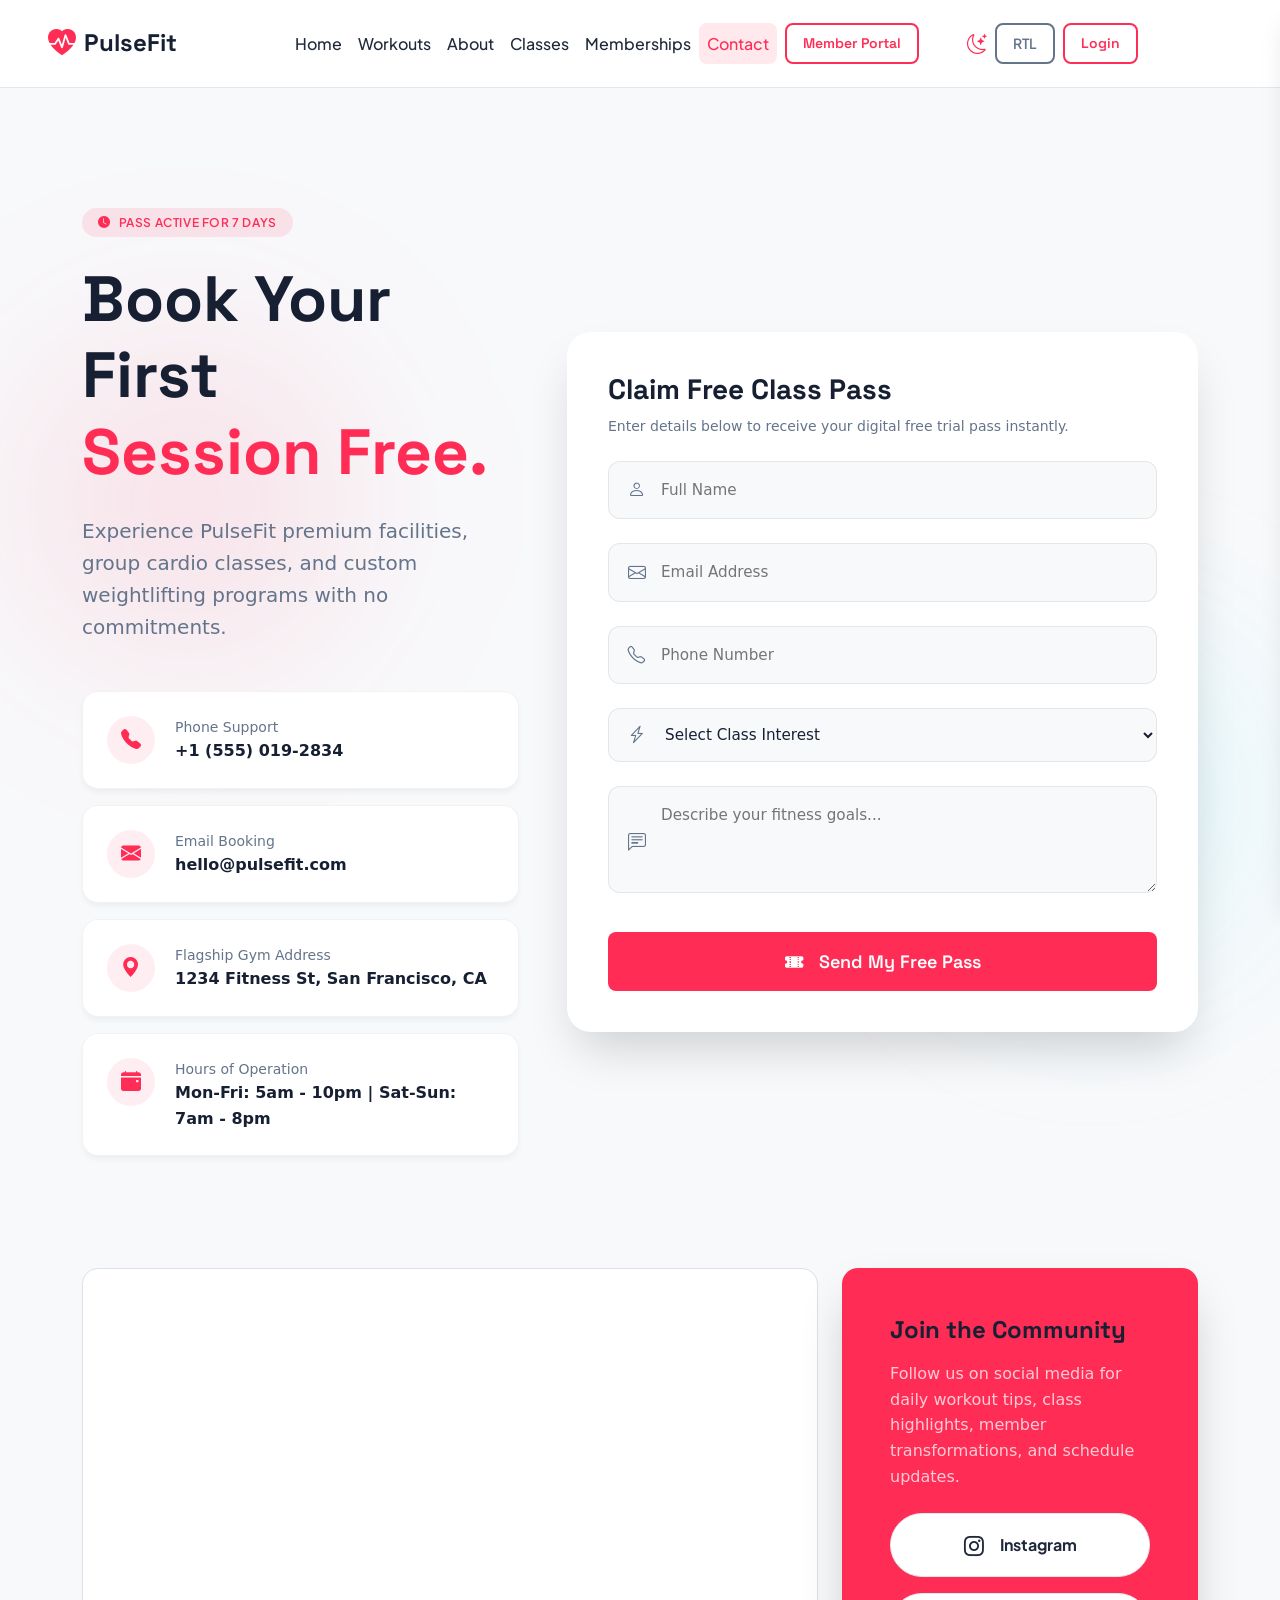
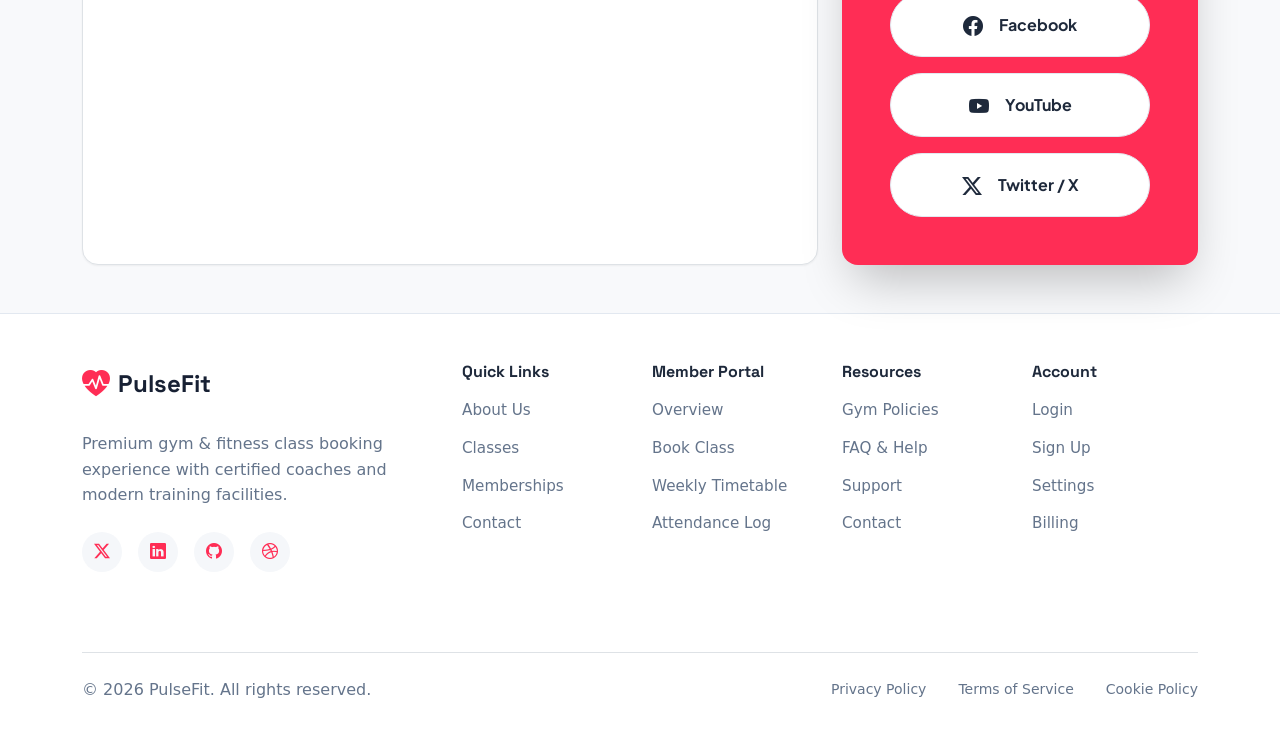
<file: contact.html>
<!DOCTYPE html>
<html lang="en">

<head>
    <meta charset="UTF-8">
    <meta name="viewport" content="width=device-width, initial-scale=1.0">
    <title>Contact Us - PulseFit Gym & Classes</title>
    <link rel="icon" type="image/png" href="favicon.png">
    <link href="https://cdn.jsdelivr.net/npm/bootstrap@5.3.0/dist/css/bootstrap.min.css" rel="stylesheet">
    <link href="https://cdn.jsdelivr.net/npm/bootstrap-icons@1.11.0/font/bootstrap-icons.css" rel="stylesheet">
    <link
        href="https://fonts.googleapis.com/css2?family=Space+Grotesk:wght@400;500;600;700&family=Plus+Jakarta+Sans:wght@300;400;500;600;700;800&display=swap"
        rel="stylesheet">
    <link href="assets/css/style.css?v=2.1" rel="stylesheet">
    <link href="assets/css/premium.css" rel="stylesheet">
    <style>
        .contact-form-card {
            border: 1px solid rgba(255, 255, 255, 0.15);
            background: rgba(255, 255, 255, 0.05);
            backdrop-filter: blur(15px);
            border-radius: 1.25rem;
            padding: 2.5rem;
            box-shadow: 0 1rem 3rem rgba(0, 0, 0, 0.1);
            transition: all 0.3s ease;
        }
        
        [data-theme="dark"] .contact-form-card {
            background: rgba(20, 20, 30, 0.6);
            border: 1px solid rgba(255, 45, 85, 0.15);
        }

        .form-floating-custom {
            position: relative;
            margin-bottom: 1.25rem;
        }

        .form-floating-custom input,
        .form-floating-custom select,
        .form-floating-custom textarea {
            width: 100%;
            padding: 1rem 1rem 1rem 3rem;
            border-radius: 0.75rem;
            border: 1px solid rgba(0, 0, 0, 0.1);
            background: rgba(255, 255, 255, 0.8);
            font-size: 0.95rem;
            transition: all 0.2s ease;
        }

        [data-theme="dark"] .form-floating-custom input,
        [data-theme="dark"] .form-floating-custom select,
        [data-theme="dark"] .form-floating-custom textarea {
            border: 1px solid rgba(255, 255, 255, 0.1);
            background: rgba(10, 10, 15, 0.5);
            color: #ffffff;
        }

        .form-floating-custom input:focus,
        .form-floating-custom select:focus,
        .form-floating-custom textarea:focus {
            border-color: var(--primary-color);
            outline: none;
            box-shadow: 0 0 0 3px rgba(255, 45, 85, 0.25);
        }

        .form-floating-custom .form-icon {
            position: absolute;
            left: 1.1rem;
            top: 50%;
            transform: translateY(-50%);
            color: #8c8c8c;
            font-size: 1.1rem;
        }

        .form-floating-custom textarea + .form-icon {
            top: 1.5rem;
            transform: none;
        }

        .contact-info-wrap {
            padding: 1rem;
        }

        .map-container-premium {
            border-radius: 1.25rem;
            overflow: hidden;
            box-shadow: 0 1rem 3rem rgba(0, 0, 0, 0.08);
            border: 1px solid rgba(255, 255, 255, 0.1);
        }

        @media (max-width: 991.98px) {
            .contact-form-card {
                padding: 1.75rem;
                margin-bottom: 2rem;
            }
        }

        [data-theme="dark"] .map-container-premium iframe {
            filter: invert(90%) hue-rotate(180deg) grayscale(20%);
        }

        .social-connect-card {
            transition: transform 0.3s ease;
        }

        .social-connect-card:hover {
            transform: translateY(-5px);
        }
    </style>
</head>

<body>
    <!-- Premium Header -->
    <header class="navbar-header fixed-top">
        <nav class="navbar navbar-expand-lg">
            <div class="container-fluid px-4 px-xl-5">
                <a class="navbar-brand d-flex align-items-center" href="index.html">
                    <div class="brand-logo">
                        <i class="bi bi-heart-pulse-fill text-primary fs-3"></i>
                    </div>
                    <span class="brand-name ms-2 fw-bold">PulseFit</span>
                </a>

                <!-- Desktop Navigation -->
                <div class="navbar-nav mx-auto d-none d-xl-flex align-items-center">
                    <a class="nav-link" href="index.html">Home</a>
                    <a class="nav-link" href="home2.html">Workouts</a>
                    <a class="nav-link" href="about.html">About</a>
                    <a class="nav-link" href="services.html">Classes</a>
                    <a class="nav-link" href="pricing.html">Memberships</a>
                    <a class="nav-link active" href="contact.html">Contact</a>
                    <a href="dashboard.html" class="btn btn-outline-primary btn-sm ms-2">Member Portal</a>
                    <button class="theme-toggle btn btn-link text-decoration-none ms-5" id="themeToggle">
                        <i class="bi bi-sun fs-5"></i>
                    </button>
                    <button class="btn btn-outline-secondary btn-sm ms-2" id="rtlToggleBtn">RTL</button>
                    <a href="login.html" class="btn btn-outline-primary btn-sm ms-2">Login</a>
                </div>

                <!-- Mobile Hamburger Menu -->
                <button class="hamburger-menu d-xl-none" id="hamburgerMenu">
                    <span></span>
                    <span></span>
                    <span></span>
                </button>
            </div>
        </nav>

        <!-- Mobile Side Menu -->
        <div class="mobile-side-menu" id="mobileSideMenu">
            <div class="side-menu-header">
                <div class="d-flex align-items-center justify-content-between">
                    <div class="d-flex align-items-center">
                        <i class="bi bi-heart-pulse-fill text-primary fs-3"></i>
                        <span class="brand-name ms-2 fw-bold">PulseFit</span>
                    </div>
                    <button class="close-menu" id="closeMenu">
                        <i class="bi bi-x-lg fs-4"></i>
                    </button>
                </div>
            </div>
            <div class="side-menu-body">
                <a href="index.html" class="side-menu-link">Home</a>
                <a href="home2.html" class="side-menu-link">Workouts</a>
                <a href="about.html" class="side-menu-link">About</a>
                <a href="services.html" class="side-menu-link">Classes</a>
                <a href="pricing.html" class="side-menu-link">Memberships</a>
                <a href="contact.html" class="side-menu-link active">Contact</a>
                <div class="side-menu-divider"></div>
                <div class="d-flex flex-wrap align-items-center gap-2 justify-content-center py-2">
                    <a href="dashboard.html" class="btn btn-outline-primary btn-sm px-3">Member Portal</a>
                    <button class="theme-toggle-mobile btn btn-link text-decoration-none p-2" id="themeToggleMobile">
                        <i class="bi bi-sun fs-5"></i>
                    </button>
                    <button class="rtl-toggle-mobile btn btn-outline-secondary btn-sm px-3" id="rtlToggleMobile">RTL</button>
                    <a href="login.html" class="btn btn-outline-primary btn-sm px-3">Login</a>
                </div>
            </div>
        </div>
    </header>

    <!-- Section 1: Contact Hero (Split-Screen Lead Generation & Booking) -->
    <section class="contact-premium-hero">
        <div class="gradient-orb" style="top: 15%; left: -5%;"></div>
        <div class="gradient-orb gradient-orb-secondary" style="bottom: 15%; right: -5%;"></div>

        <div class="container">
            <div class="row g-5 align-items-center">
                <!-- Info Column (Left) -->
                <div class="col-12 col-lg-5">
                    <div class="hero-content text-start stagger-up">
                        <div class="badge bg-primary-subtle text-primary px-3 py-2 mb-4 rounded-pill">
                            <i class="bi bi-clock-fill me-2"></i>Pass Active for 7 Days
                        </div>
                        <h1 class="display-3 fw-bold mb-4">
                            Book Your First<br><span class="text-primary">Session Free.</span>
                        </h1>
                        <p class="lead text-muted mb-5">
                            Experience PulseFit premium facilities, group cardio classes, and custom weightlifting programs with no commitments.
                        </p>

                        <!-- Contact details stacked -->
                        <div class="d-flex flex-column gap-3">
                            <div class="contact-detail-card">
                                <div class="contact-detail-icon"><i class="bi bi-telephone-fill"></i></div>
                                <div>
                                    <span class="small text-muted d-block">Phone Support</span>
                                    <span class="fw-bold">+1 (555) 019-2834</span>
                                </div>
                            </div>

                            <div class="contact-detail-card">
                                <div class="contact-detail-icon"><i class="bi bi-envelope-fill"></i></div>
                                <div>
                                    <span class="small text-muted d-block">Email Booking</span>
                                    <span class="fw-bold">hello@pulsefit.com</span>
                                </div>
                            </div>

                            <div class="contact-detail-card">
                                <div class="contact-detail-icon"><i class="bi bi-geo-alt-fill"></i></div>
                                <div>
                                    <span class="small text-muted d-block">Flagship Gym Address</span>
                                    <span class="fw-bold">1234 Fitness St, San Francisco, CA</span>
                                </div>
                            </div>

                            <div class="contact-detail-card">
                                <div class="contact-detail-icon"><i class="bi bi-calendar-event-fill"></i></div>
                                <div>
                                    <span class="small text-muted d-block">Hours of Operation</span>
                                    <span class="fw-bold">Mon-Fri: 5am - 10pm | Sat-Sun: 7am - 8pm</span>
                                </div>
                            </div>
                        </div>
                    </div>
                </div>

                <!-- Form Column (Right) -->
                <div class="col-12 col-lg-7">
                    <div class="premium-form-card stagger-up delay-1">
                        <h3 class="fw-bold mb-2">Claim Free Class Pass</h3>
                        <p class="text-muted small mb-4">Enter details below to receive your digital free trial pass instantly.</p>
                        
                        <form id="contactForm" onsubmit="event.preventDefault(); Utils.showNotification('Free pass emailed successfully!', 'success');">
                            <div class="premium-input-group">
                                <i class="bi bi-person form-icon"></i>
                                <input type="text" id="contactName" placeholder="Full Name" required>
                            </div>
                            
                            <div class="premium-input-group">
                                <i class="bi bi-envelope form-icon"></i>
                                <input type="email" id="contactEmail" placeholder="Email Address" required>
                            </div>

                            <div class="premium-input-group">
                                <i class="bi bi-telephone form-icon"></i>
                                <input type="tel" id="contactPhone" placeholder="Phone Number" required>
                            </div>

                            <div class="premium-input-group">
                                <i class="bi bi-lightning-charge form-icon"></i>
                                <select id="contactProgram" required>
                                    <option value="" disabled selected>Select Class Interest</option>
                                    <option value="yoga">Vinyasa Yoga Flow</option>
                                    <option value="zumba">Zumba Cardio Blast</option>
                                    <option value="hiit">HIIT Conditioning</option>
                                    <option value="strength">Strength & Powerlifting</option>
                                    <option value="cycling">Indoor Spin Cycling</option>
                                </select>
                            </div>

                            <div class="premium-input-group">
                                <i class="bi bi-chat-left-text form-icon"></i>
                                <textarea id="contactMessage" rows="3" placeholder="Describe your fitness goals..." required></textarea>
                            </div>

                            <button type="submit" class="btn btn-primary btn-lg w-100 btn-ripple btn-magnetic py-3 mt-2">
                                <i class="bi bi-ticket-perforated-fill me-2"></i>Send My Free Pass
                            </button>
                        </form>
                    </div>
                </div>
            </div>
        </div>
    </section>

    <!-- Section 2: Location Map & Social Connect -->
    <section class="location-social-section py-5">
        <div class="container">
            <div class="row g-4">
                <!-- Map Column -->
                <div class="col-lg-8">
                    <div class="map-container-premium h-100 p-2 bg-white rounded-4 border shadow-sm">
                        <iframe 
                            src="https://www.google.com/maps/embed?pb=!1m18!1m12!1m3!1d3153.0863074092787!2d-122.41941548468205!3d37.77492927975924!2m3!1f0!2f0!3f0!3m2!1i1024!2i768!4f13.1!3m3!1m2!1s0x8085807bedc00001%3A0x6b97368d18471c69!2sSan%20Francisco%2C%20CA!5e0!3m2!1sen!2sus!4v1625686000000!5m2!1sen!2sus" 
                            width="100%" 
                            height="400" 
                            style="border:0; border-radius: 0.75rem;" 
                            allowfullscreen="" 
                            loading="lazy">
                        </iframe>
                    </div>
                </div>
                <!-- Social Column -->
                <div class="col-lg-4">
                    <div class="social-connect-card p-5 rounded-4 bg-primary text-white shadow-2xl h-100 d-flex flex-column justify-content-center">
                        <h4 class="fw-bold mb-3">Join the Community</h4>
                        <p class="opacity-75 mb-4">Follow us on social media for daily workout tips, class highlights, member transformations, and schedule updates.</p>
                        <div class="d-grid gap-3">
                            <a href="#" class="btn btn-light d-flex align-items-center justify-content-center py-3 fw-bold rounded-pill text-decoration-none">
                                <i class="bi bi-instagram me-2 fs-5"></i> Instagram
                            </a>
                            <a href="#" class="btn btn-light d-flex align-items-center justify-content-center py-3 fw-bold rounded-pill text-decoration-none">
                                <i class="bi bi-facebook me-2 fs-5"></i> Facebook
                            </a>
                            <a href="#" class="btn btn-light d-flex align-items-center justify-content-center py-3 fw-bold rounded-pill text-decoration-none">
                                <i class="bi bi-youtube me-2 fs-5"></i> YouTube
                            </a>
                            <a href="#" class="btn btn-light d-flex align-items-center justify-content-center py-3 fw-bold rounded-pill text-decoration-none">
                                <i class="bi bi-twitter-x me-2 fs-5"></i> Twitter / X
                            </a>
                        </div>
                    </div>
                </div>
            </div>
        </div>
    </section>

    <!-- Premium Footer -->
    <footer class="footer py-5">
        <div class="container">
            <div class="row g-4">
                <div class="col-lg-4">
                    <div class="footer-brand">
                        <a class="navbar-brand d-flex align-items-center mb-4" href="index.html">
                            <div class="brand-logo">
                                <i class="bi bi-heart-pulse-fill text-primary fs-3"></i>
                            </div>
                            <span class="brand-name ms-2 fw-bold">PulseFit</span>
                        </a>
                        <p class="text-muted">Premium gym & fitness class booking experience with certified coaches and modern training facilities.</p>
                        <div class="social-links">
                            <a href="#" class="social-link"><i class="bi bi-twitter-x"></i></a>
                            <a href="#" class="social-link"><i class="bi bi-linkedin"></i></a>
                            <a href="#" class="social-link"><i class="bi bi-github"></i></a>
                            <a href="#" class="social-link"><i class="bi bi-dribbble"></i></a>
                        </div>
                    </div>
                </div>

                <div class="col-lg-2">
                    <h6 class="fw-bold mb-3">Quick Links</h6>
                    <ul class="footer-links">
                        <li><a href="about.html">About Us</a></li>
                        <li><a href="services.html">Classes</a></li>
                        <li><a href="pricing.html">Memberships</a></li>
                        <li><a href="contact.html">Contact</a></li>
                    </ul>
                </div>

                <div class="col-lg-2">
                    <h6 class="fw-bold mb-3">Member Portal</h6>
                    <ul class="footer-links">
                        <li><a href="dashboard.html">Overview</a></li>
                        <li><a href="dashboard.html">Book Class</a></li>
                        <li><a href="dashboard.html">Weekly Timetable</a></li>
                        <li><a href="dashboard.html">Attendance Log</a></li>
                    </ul>
                </div>

                <div class="col-lg-2">
                    <h6 class="fw-bold mb-3">Resources</h6>
                    <ul class="footer-links">
                        <li><a href="#">Gym Policies</a></li>
                        <li><a href="#">FAQ & Help</a></li>
                        <li><a href="#">Support</a></li>
                        <li><a href="contact.html">Contact</a></li>
                    </ul>
                </div>

                <div class="col-lg-2">
                    <h6 class="fw-bold mb-3">Account</h6>
                    <ul class="footer-links">
                        <li><a href="login.html">Login</a></li>
                        <li><a href="signup.html">Sign Up</a></li>
                        <li><a href="#">Settings</a></li>
                        <li><a href="#">Billing</a></li>
                    </ul>
                </div>
            </div>

            <div class="footer-bottom mt-5 pt-4 border-top">
                <div class="row align-items-center">
                    <div class="col-md-6">
                        <p class="text-muted mb-0">© 2026 PulseFit. All rights reserved.</p>
                    </div>
                    <div class="col-md-6 text-md-end">
                        <div class="footer-bottom-links">
                            <a href="#">Privacy Policy</a>
                            <a href="#">Terms of Service</a>
                            <a href="#">Cookie Policy</a>
                        </div>
                    </div>
                </div>
            </div>
        </div>
    </footer>

    <script src="https://cdn.jsdelivr.net/npm/bootstrap@5.3.0/dist/js/bootstrap.bundle.min.js"></script>
    <script src="assets/js/main.js"></script>
    <script src="assets/js/premium.js"></script>
</body>

</html>
</file>
<file: assets/css/style.css>
/* CRO Optimize - Premium CSS Styles */

/* ===== CSS Variables ===== */
/* CRO Optimize - Premium CSS Styles */

/* ===== CSS Variables ===== */
:root {
  /* Light Mode Colors */
  --pure-white: #FFFFFF;
  --soft-gray: #F5F7FA;
  --section-alt-light: #FFF4F7;
  --section-alt-dark: #F5F7FA;
  --premium-blue: #FF2D55;
  --analytics-cyan: #00E5FF;
  --saas-navy: #1E293B;
  --success-green: #10B981;
  --warning-yellow: #F59E0B;
  --danger-red: #EF4444;
  --muted-gray: #64748B;
  --light-gray: #E2E8F0;

  /* Typography */
  --font-primary: 'Plus Jakarta Sans', system-ui, -apple-system, sans-serif;
  --font-secondary: 'Plus Jakarta Sans', system-ui, -apple-system, sans-serif;
  --font-display: 'Space Grotesk', 'Plus Jakarta Sans', system-ui, -apple-system, BlinkMacSystemFont, 'Segoe UI', Roboto, Arial, sans-serif;

  /* Spacing */
  --spacing-xs: 0.25rem;
  --spacing-sm: 0.5rem;
  --spacing-md: 1rem;
  --spacing-lg: 1.5rem;
  --spacing-xl: 2rem;
  --spacing-2xl: 3rem;

  /* Border Radius */
  --radius-sm: 0.375rem;
  --radius-md: 0.5rem;
  --radius-lg: 0.75rem;
  --radius-xl: 1rem;

  /* Shadows */
  --shadow-sm: 0 1px 2px 0 rgba(0, 0, 0, 0.05);
  --shadow-md: 0 4px 6px -1px rgba(0, 0, 0, 0.1);
  --shadow-lg: 0 10px 15px -3px rgba(0, 0, 0, 0.1);
  --shadow-xl: 0 20px 25px -5px rgba(0, 0, 0, 0.1);

  /* Transitions */
  --transition-fast: 0.15s ease-in-out;
  --transition-normal: 0.3s ease-in-out;
  --transition-slow: 0.5s ease-in-out;
}

/* Dark Mode Variables */
[data-theme="dark"] {
  --pure-white: #000000;
  --soft-gray: #111827;
  --section-alt-dark: #111827;
  margin: 0;
  padding: 0;
  box-sizing: border-box;
}

body {
  font-family: var(--font-primary);
  font-weight: 400;
  line-height: 1.6;
  color: var(--saas-navy);
  background-color: var(--pure-white);
  transition: background-color var(--transition-normal), color var(--transition-normal);
  overflow-x: hidden;
  padding-top: 80px;
}


body.auth-body {
  padding-top: 0 !important;
}

html {
  overflow-x: hidden;
}

[data-theme="dark"] body {
  color: var(--muted-gray);
}

[data-theme="dark"] section {
  background-color: #000000 !important;
  background-image: none !important;
}

[data-theme="dark"] section:nth-of-type(even) {
  background-color: var(--section-alt-dark) !important;
}

/* ===== Typography ===== */
h1,
h2,
h3,
h4,
h5,
h6,
.display-1,
.display-2,
.display-3,
.display-4,
.display-5,
.display-6 {
  font-family: var(--font-display) !important;
  font-weight: 550;
  line-height: 1.2;
  color: var(--saas-navy);
  transition: color var(--transition-normal);
}

[data-theme="dark"] .bg-white,
[data-theme="dark"] .bg-light {
  background-color: var(--section-alt-dark) !important;
}

[data-theme="dark"] .bg-white h1, [data-theme="dark"] .bg-white h2, [data-theme="dark"] .bg-white h3, [data-theme="dark"] .bg-white h4, [data-theme="dark"] .bg-white h5, [data-theme="dark"] .bg-white h6,
[data-theme="dark"] .bg-light h1, [data-theme="dark"] .bg-light h2, [data-theme="dark"] .bg-light h3, [data-theme="dark"] .bg-light h4, [data-theme="dark"] .bg-light h5, [data-theme="dark"] .bg-light h6 {
  color: var(--light-gray) !important;
}

[data-theme="dark"] .bg-white p, [data-theme="dark"] .bg-white .lead, [data-theme="dark"] .bg-white li,
[data-theme="dark"] .bg-light p, [data-theme="dark"] .bg-light .lead, [data-theme="dark"] .bg-light li {
  color: var(--muted-gray) !important;
}

[data-theme="dark"] h1, [data-theme="dark"] h2, [data-theme="dark"] h3, [data-theme="dark"] h4, [data-theme="dark"] h5, [data-theme="dark"] h6 {
  color: var(--light-gray);
}

.display-1 {
  font-size: 5rem;
}

.display-2 {
  font-size: 4.5rem;
}

.display-3 {
  font-size: 4rem;
}

.display-4 {
  font-size: 3.5rem;
}

.display-5 {
  font-size: 3rem;
}

@media (max-width: 768px) {
  .display-1 {
    font-size: 3rem;
  }

  .display-2 {
    font-size: 2.5rem;
  }

  .display-3 {
    font-size: 2.2rem;
  }

  .display-4 {
    font-size: 2rem;
  }

  .display-5 {
    font-size: 1.8rem;
  }
}

.lead {
  font-size: 1.25rem;
  font-weight: 500;
  color: var(--muted-gray);
}

/* ===== Header & Navigation ===== */
.navbar-header {
  position: fixed;
  top: 0;
  left: 0;
  right: 0;
  background: rgba(255, 255, 255, 0.95);
  backdrop-filter: blur(10px);
  border-bottom: 1px solid var(--light-gray);
  transition: all var(--transition-normal);
  z-index: 1030;
}

/* ===== RTL Navbar Fix: prevent logo/brand/hamburger overlap ===== */
[dir="rtl"] .navbar .container-fluid,
[dir="rtl"] .navbar .container,
[dir="rtl"] .navbar .px-4 {
  display: flex !important;
  justify-content: space-between !important;
  align-items: center !important;
  flex-wrap: nowrap !important;
  width: 100% !important;
}

[dir="rtl"] .navbar-brand {
  display: flex !important;
  align-items: center !important;
  gap: 0.5rem !important;
  margin-right: 0 !important;
  margin-left: auto !important;
  flex-shrink: 0 !important;
}

[dir="rtl"] .navbar-brand .brand-name {
  margin: 0 !important;
}

[dir="rtl"] .hamburger-menu {
  margin-left: 0 !important;
  margin-right: auto !important;
  flex-shrink: 0 !important;
  left: 1.5rem !important;
  right: auto !important;
}

/* ===== Premium Auth Screens ===== */
.auth-section {
  min-height: 100vh;
  display: flex;
  align-items: center;
  justify-content: center;
  background: radial-gradient(circle at top right, rgba(59, 130, 246, 0.05) 0%, transparent 40%),
    radial-gradient(circle at bottom left, rgba(139, 92, 246, 0.05) 0%, transparent 40%),
    var(--pure-white);
  position: relative;
  overflow: hidden;
  padding: 4rem 0;
}

[data-theme="dark"] .auth-section {
  background: radial-gradient(circle at top right, rgba(59, 130, 246, 0.1) 0%, transparent 40%),
    radial-gradient(circle at bottom left, rgba(139, 92, 246, 0.1) 0%, transparent 40%),
    #020617;
}

.auth-section::before {
  content: '';
  position: absolute;
  width: 1000px;
  height: 1000px;
  background: linear-gradient(135deg, var(--saas-primary) 0%, var(--saas-accent) 100%);
  filter: blur(150px);
  opacity: 0.03;
  top: -20%;
  right: -10%;
  border-radius: 50%;
  pointer-events: none;
}

.premium-auth-card {
  background: rgba(255, 255, 255, 0.8);
  backdrop-filter: blur(20px);
  -webkit-backdrop-filter: blur(20px);
  border: 1px solid rgba(255, 255, 255, 0.5);
  border-radius: 2rem;
  box-shadow: 0 25px 50px -12px rgba(0, 0, 0, 0.08);
  transition: all 0.5s cubic-bezier(0.4, 0, 0.2, 1);
  width: 100%;
}

[data-theme="dark"] .premium-auth-card {
  background: rgba(15, 23, 42, 0.6);
  border: 1px solid rgba(255, 255, 255, 0.08);
  box-shadow: 0 25px 50px -12px rgba(0, 0, 0, 0.5);
}

.premium-auth-card:hover {
  transform: translateY(-5px);
  box-shadow: 0 35px 60px -15px rgba(59, 130, 246, 0.15);
  border-color: rgba(59, 130, 246, 0.3);
}

.auth-header-visual {
  padding: 3.5rem 3rem 1.5rem;
  text-align: center;
}

.auth-icon-wrap {
  width: 72px;
  height: 72px;
  background: linear-gradient(135deg, var(--saas-primary) 0%, var(--saas-accent) 100%);
  border-radius: 20px;
  display: flex;
  align-items: center;
  justify-content: center;
  margin: 0 auto 1.5rem;
  color: white;
  font-size: 2rem;
  box-shadow: 0 10px 20px rgba(59, 130, 246, 0.3);
}

.auth-title {
  font-family: var(--font-display);
  font-size: 1.75rem;
  font-weight: 550;
  margin-bottom: 0.5rem;
  letter-spacing: -0.025em;
}

.auth-form-wrap {
  padding: 0 3.5rem 3.5rem;
}

.form-floating-custom {
  position: relative;
  margin-bottom: 1.5rem;
}

.form-floating-custom .form-control {
  height: 64px;
  background: rgba(var(--light-gray-rgb), 0.3);
  border: 1px solid rgba(0, 0, 0, 0.05);
  border-radius: 16px;
  padding: 1.5rem 1rem 0.5rem 3.5rem;
  font-weight: 500;
  transition: all 0.3s ease;
}

[data-theme="dark"] .form-floating-custom .form-control {
  background: rgba(255, 255, 255, 0.03);
  border-color: rgba(255, 255, 255, 0.05);
  color: white;
}

.form-floating-custom .form-control:focus {
  background: var(--pure-white);
  border-color: var(--saas-primary);
  box-shadow: 0 0 0 4px rgba(59, 130, 246, 0.1);
}

[data-theme="dark"] .form-floating-custom .form-control:focus {
  background: rgba(15, 23, 42, 0.8);
}

.form-floating-custom label {
  position: absolute;
  top: 50%;
  left: 3.5rem;
  transform: translateY(-50%);
  color: var(--muted-gray);
  transition: all 0.3s ease;
  pointer-events: none;
  font-weight: 500;
}

.form-floating-custom .form-control:focus~label,
.form-floating-custom .form-control:not(:placeholder-shown)~label {
  top: 15px;
  font-size: 0.75rem;
  text-transform: uppercase;
  letter-spacing: 0.05em;
  color: var(--saas-primary);
}

.form-floating-custom .form-icon {
  position: absolute;
  top: 50%;
  left: 1.25rem;
  transform: translateY(-50%);
  font-size: 1.25rem;
  color: var(--saas-primary);
  opacity: 0.7;
}

.social-btn-premium {
  height: 56px;
  border-radius: 14px;
  background: var(--pure-white);
  border: 1px solid rgba(0, 0, 0, 0.05);
  font-weight: 550;
  display: flex;
  align-items: center;
  justify-content: center;
  gap: 0.75rem;
  transition: all 0.3s ease; white-space: nowrap;
}

[data-theme="dark"] .social-btn-premium {
  background: rgba(255, 255, 255, 0.02);
  border-color: rgba(255, 255, 255, 0.08);
  color: white;
}

.social-btn-premium:hover {
  background: var(--light-gray);
  transform: translateY(-2px);
}

[data-theme="dark"] .social-btn-premium:hover {
  background: rgba(255, 255, 255, 0.05);
}

[data-theme="dark"] .navbar-header {
  background: rgba(17, 24, 39, 0.95);
  border-bottom: 1px solid rgba(255, 255, 255, 0.1);
}

.navbar {
  padding: 1rem 0;
}

.navbar-brand {
  font-family: var(--font-display);
  font-size: 1.5rem;
  font-weight: 550;
  color: var(--premium-blue) !important;
  text-decoration: none;
  transition: transform var(--transition-fast);
}

.navbar-brand:hover {
  transform: translateY(-2px);
}

.brand-name {
  color: var(--saas-navy);
  transition: color var(--transition-normal);
}

[data-theme="dark"] .brand-name {
  color: var(--muted-gray);
}

.navbar-nav .nav-link {
  font-family: var(--font-secondary);
  font-weight: 500;
  color: var(--saas-navy) !important;
  padding: 0.5rem 1rem !important;
  border-radius: var(--radius-md);
  transition: all var(--transition-normal);
  position: relative;
}

[data-theme="dark"] .navbar-nav .nav-link {
  color: var(--muted-gray) !important;
}

.navbar-nav .nav-link:hover {
  color: var(--premium-blue) !important;
  background-color: var(--soft-gray);
}

[data-theme="dark"] .navbar-nav .nav-link:hover {
  background-color: rgba(255, 255, 255, 0.1);
}

.navbar-nav .nav-link.active {
  color: var(--premium-blue) !important;
  background-color: rgba(255, 45, 85, 0.1);
}

/* ===== Hamburger Menu ===== */
.hamburger-menu {
  display: flex;
  flex-direction: column;
  justify-content: space-around;
  width: 2rem;
  height: 2rem;
  background: transparent;
  border: none;
  cursor: pointer;
  padding: 0;
  z-index: 1001;
}

.hamburger-menu span {
  width: 2rem;
  height: 3px;
  background: var(--saas-navy);
  border-radius: 10px;
  transition: all var(--transition-normal);
  transform-origin: 1px;
}

[data-theme="dark"] .hamburger-menu span {
  background: var(--muted-gray);
}

.hamburger-menu.active span:nth-child(1) {
  transform: rotate(45deg);
}

.hamburger-menu.active span:nth-child(2) {
  opacity: 0;
  transform: translateX(20px);
}

.hamburger-menu.active span:nth-child(3) {
  transform: rotate(-45deg);
}

/* ===== Mobile Side Menu ===== */
.mobile-side-menu {
  position: fixed;
  top: 0;
  right: 0;
  width: 80%;
  max-width: 400px;
  height: 100vh;
  background: var(--pure-white);
  box-shadow: var(--shadow-xl);
  transform: translateX(100%);
  transition: transform var(--transition-normal);
  z-index: 1050;
  overflow-y: auto;
}

[data-theme="dark"] .mobile-side-menu {
  background: var(--soft-gray);
}

.mobile-side-menu.active {
  transform: translateX(0);
}

.side-menu-header {
  padding: 1.5rem;
  border-bottom: 1px solid var(--light-gray);
  background: var(--soft-gray);
}

[data-theme="dark"] .side-menu-header {
  border-bottom: 1px solid rgba(255, 255, 255, 0.1);
  background: var(--saas-navy);
}

.close-menu {
  background: none;
  border: none;
  color: var(--saas-navy);
  cursor: pointer;
  padding: 0.5rem;
  border-radius: var(--radius-md);
  transition: all var(--transition-fast);
}

[data-theme="dark"] .close-menu {
  color: var(--muted-gray);
}

.close-menu:hover {
  background-color: rgba(0, 0, 0, 0.1);
}

.side-menu-body {
  padding: 1.5rem;
}

.side-menu-link {
  display: block;
  padding: 1rem;
  font-family: var(--font-secondary);
  font-weight: 500;
  color: var(--saas-navy);
  text-decoration: none;
  border-radius: var(--radius-md);
  margin-bottom: 0.5rem;
  transition: all var(--transition-normal);
}

[data-theme="dark"] .side-menu-link {
  color: var(--muted-gray);
}

.side-menu-link:hover,
.side-menu-link.active {
  background-color: var(--soft-gray);
  color: var(--premium-blue);
}

[data-theme="dark"] .side-menu-link:hover,
[data-theme="dark"] .side-menu-link.active {
  background-color: rgba(255, 255, 255, 0.1);
}

.side-menu-divider {
  height: 1px;
  background: var(--light-gray);
  margin: 1.5rem 0;
}

/* ===== Hero Section ===== */
.hero-section {
  padding: 2rem 0 4rem;
  background: linear-gradient(135deg, var(--pure-white) 0%, var(--soft-gray) 100%);
  position: relative;
  overflow: hidden;
}

[data-theme="dark"] .hero-section {
  background: linear-gradient(135deg, var(--pure-white) 0%, var(--soft-gray) 100%);
}

.hero-content {
  z-index: 2;
  position: relative;
}

.hero-stats {
  margin-top: 2rem;
}

.stat-item h3 {
  font-family: var(--font-display);
  font-size: 2rem;
  font-weight: 550;
  color: var(--premium-blue);
  margin-bottom: 0.25rem;
}

.stat-item p {
  font-size: 0.875rem;
  font-weight: 500;
  color: var(--muted-gray);
  margin-bottom: 0;
}

.hero-actions {
  margin-top: 3rem;
}

/* ===== Premium Hero Background ===== */
.premium-hero-bg {
  background: linear-gradient(135deg, #f0f6ff 0%, #e8f0fe 100%);
}

.premium-hero-bg h1, 
.premium-hero-bg h2, 
.premium-hero-bg h3, 
.premium-hero-bg h4, 
.premium-hero-bg h5, 
.premium-hero-bg h6 {
  color: var(--saas-navy) !important;
}

.premium-hero-bg p, 
.premium-hero-bg .lead {
  color: var(--muted-gray) !important;
}

[data-theme="dark"] .premium-hero-bg {
  background: linear-gradient(135deg, var(--pure-white) 0%, var(--soft-gray) 100%);
}

[data-theme="dark"] .premium-hero-bg h1, 
[data-theme="dark"] .premium-hero-bg h2, 
[data-theme="dark"] .premium-hero-bg h3, 
[data-theme="dark"] .premium-hero-bg h4, 
[data-theme="dark"] .premium-hero-bg h5, 
[data-theme="dark"] .premium-hero-bg h6 {
  color: var(--light-gray) !important;
}

[data-theme="dark"] .premium-hero-bg p, 
[data-theme="dark"] .premium-hero-bg .lead {
  color: var(--muted-gray) !important;
}

/* ===== New Hero Visual Styles ===== */
.hero-image-container {
  padding: 2rem;
}

.hero-image-blob {
  position: absolute;
  top: 50%;
  left: 50%;
  transform: translate(-50%, -50%);
  width: 120%;
  height: 120%;
  background: radial-gradient(circle, rgba(255, 45, 85, 0.1) 0%, transparent 70%);
  border-radius: 50%;
  z-index: 0;
  animation: pulseBlob 8s infinite alternate ease-in-out;
}

@keyframes pulseBlob {
  0% {
    transform: translate(-50%, -50%) scale(1);
    opacity: 0.5;
  }

  100% {
    transform: translate(-50%, -50%) scale(1.1);
    opacity: 0.8;
  }
}

.floating-badge {
  position: absolute;
  background: var(--pure-white);
  padding: 0.75rem 1.25rem;
  border-radius: var(--radius-lg);
  display: flex;
  align-items: center;
  gap: 0.75rem;
  font-weight: 700;
  font-family: var(--font-display);
  z-index: 2;
  animation: floatBadge 4s infinite alternate ease-in-out;
}

[data-theme="dark"] .floating-badge {
  background: var(--soft-gray);
  color: white;
}

.badge-1 {
  top: 5%;
  right: 2%;
  animation-delay: 0s;
}

.badge-2 {
  bottom: 5%;
  left: 2%;
  animation-delay: 2s;
}

@keyframes floatBadge {
  0% {
    transform: translateY(0);
  }

  100% {
    transform: translateY(-15px);
  }
}

.shadow-2xl {
  box-shadow: 0 25px 50px -12px rgba(0, 0, 0, 0.25);
}


/* ===== Dashboard Mockup ===== */
.hero-visual {
  position: relative;
  display: flex;
  justify-content: center;
  align-items: center;
}

.dashboard-mockup {
  background: var(--pure-white);
  border-radius: var(--radius-xl);
  box-shadow: var(--shadow-xl);
  overflow: hidden;
  width: 100%;
  max-width: 500px;
  border: 1px solid var(--light-gray);
}

[data-theme="dark"] .dashboard-mockup {
  background: var(--soft-gray);
  border: 1px solid rgba(255, 255, 255, 0.1);
}

.mockup-header {
  padding: 1rem;
  background: var(--soft-gray);
  border-bottom: 1px solid var(--light-gray);
  display: flex;
  align-items: center;
  justify-content: space-between;
}

[data-theme="dark"] .mockup-header {
  background: var(--saas-navy);
  border-bottom: 1px solid rgba(255, 255, 255, 0.1);
}

.mockup-dot {
  width: 12px;
  height: 12px;
  border-radius: 50%;
  margin-right: 0.5rem;
}

.mockup-content {
  padding: 2rem;
}

.mockup-chart {
  margin-bottom: 2rem;
}

.chart-bars {
  display: flex;
  align-items: flex-end;
  justify-content: space-between;
  height: 100px;
}

.chart-bar {
  width: 30px;
  background: linear-gradient(to top, var(--premium-blue), var(--analytics-cyan));
  border-radius: var(--radius-sm) var(--radius-sm) 0 0;
  animation: growBar 2s ease-out;
}

@keyframes growBar {
  from {
    height: 0;
  }

  to {
    height: var(--bar-height);
  }
}

.mockup-metrics {
  display: flex;
  justify-content: space-around;
}

.metric-card {
  text-align: center;
  padding: 1rem;
  background: var(--soft-gray);
  border-radius: var(--radius-md);
  flex: 1;
  margin: 0 0.5rem;
}

[data-theme="dark"] .metric-card {
  background: var(--saas-navy);
}

.metric-value {
  font-family: var(--font-display);
  font-size: 1.5rem;
  font-weight: 550;
  color: var(--success-green);
  margin-bottom: 0.25rem;
}

.metric-label {
  font-size: 0.75rem;
  font-weight: 500;
  color: var(--muted-gray);
}

/* ===== Service Cards ===== */
.service-card {
  background: var(--pure-white);
  border: 1px solid var(--light-gray);
  border-radius: var(--radius-lg);
  padding: 2rem;
  text-align: center;
  transition: all var(--transition-normal);
  height: 100%;
}

[data-theme="dark"] .service-card {
  background: var(--soft-gray);
  border: 1px solid rgba(255, 255, 255, 0.1);
}

.service-card:hover {
  transform: translateY(-5px);
  box-shadow: var(--shadow-xl);
  border-color: var(--premium-blue);
}

.service-icon {
  margin-bottom: 1.5rem;
  color: var(--premium-blue);
}

.service-card h4 {
  margin-bottom: 1rem;
  color: var(--saas-navy);
}

[data-theme="dark"] .service-card h4 {
  color: var(--muted-gray);
}

.service-card p {
  color: var(--muted-gray);
  margin-bottom: 1.5rem;
}

/* ===== Analytics Preview ===== */
.analytics-preview {
  background: var(--soft-gray);
}

[data-theme="dark"] .analytics-preview {
  background: var(--saas-navy);
}

.analytics-features .feature-item {
  margin-bottom: 1rem;
  font-size: 1rem;
  color: var(--saas-navy);
}

[data-theme="dark"] .analytics-features .feature-item {
  color: var(--muted-gray);
}

.analytics-visual {
  display: flex;
  justify-content: center;
  align-items: center;
}

.chart-container {
  background: var(--pure-white);
  border-radius: var(--radius-lg);
  padding: 1.5rem;
  box-shadow: var(--shadow-lg);
  width: 100%;
  max-width: 400px;
  border: 1px solid var(--light-gray);
  transition: border-color var(--transition-normal), background-color var(--transition-normal);
}

[data-theme="dark"] .chart-container {
  background: var(--soft-gray);
  border: 1px solid rgba(255, 255, 255, 0.15);
  box-shadow: 0 10px 25px -5px rgba(0, 0, 0, 0.5);
}

.chart-grid-line {
  stroke: rgba(0, 0, 0, 0.06);
  stroke-width: 1;
  stroke-dasharray: 4 4;
}

[data-theme="dark"] .chart-grid-line {
  stroke: rgba(255, 255, 255, 0.1);
}

.chart-label {
  font-family: var(--font-primary);
  font-size: 10px;
  fill: #94a3b8;
  font-weight: 500;
}

[data-theme="dark"] .chart-label {
  fill: #64748b;
}

.chart-dot {
  fill: #FF2D55;
  stroke: #ffffff;
  stroke-width: 2;
  transition: r 0.2s ease;
}

[data-theme="dark"] .chart-dot {
  stroke: #111827;
}

.chart-header {
  display: flex;
  justify-content: space-between;
  align-items: center;
  margin-bottom: 1rem;
}

.chart-body {
  height: 200px;
}

.line-chart svg {
  width: 100%;
  height: 100%;
}

/* ===== Visual Impact Section ===== */
.visual-impact-section {
  position: relative;
  background: radial-gradient(circle at 70% 30%, rgba(255, 45, 85, 0.05) 0%, transparent 50%);
}

.impact-visual .image-wrapper {
  position: relative;
  transition: transform var(--transition-normal);
}

.impact-visual .image-wrapper:hover {
  transform: scale(1.02);
}

.impact-item {
  height: 100%;
  background: var(--pure-white);
  padding: 1.5rem;
  border-radius: var(--radius-lg);
  border: 1px solid var(--light-gray);
  transition: all var(--transition-normal);
}

[data-theme="dark"] .impact-item {
  background: var(--soft-gray);
  border: 1px solid rgba(255, 255, 255, 0.1);
}

.impact-item:hover {
  transform: translateY(-5px);
  box-shadow: var(--shadow-lg);
  border-color: var(--premium-blue);
}

.impact-icon {
  width: 50px;
  height: 50px;
  background: rgba(255, 45, 85, 0.1);
  border-radius: var(--radius-md);
  display: flex;
  align-items: center;
  justify-content: center;
}


/* ===== Case Studies ===== */
.case-card {
  background: var(--pure-white);
  border: 1px solid var(--light-gray);
  border-radius: var(--radius-lg);
  padding: 1.5rem;
  transition: all var(--transition-normal);
  height: 100%;
  display: flex;
  flex-direction: column;
}

.case-image {
  position: relative;
  aspect-ratio: 16 / 9;
  border-radius: var(--radius-lg);
  overflow: hidden;
}

.case-image img {
  width: 100%;
  height: 100%;
  object-fit: cover;
  transition: transform var(--transition-slow);
}

.hover-zoom:hover {
  transform: scale(1.1);
}

[data-theme="dark"] .case-card {
  background: var(--soft-gray);
  border: 1px solid rgba(255, 255, 255, 0.1);
}

.case-card:hover {
  transform: translateY(-5px);
  box-shadow: var(--shadow-xl);
}

.case-header {
  margin-bottom: 1.5rem;
}

.case-header h4 {
  color: var(--saas-navy);
  margin-bottom: 0.5rem;
  min-height: 3.5rem;
}

[data-theme="dark"] .case-header h4 {
  color: var(--muted-gray);
}

.case-metrics {
  display: flex;
  justify-content: space-between;
  margin-bottom: 1.5rem;
}

.metric {
  text-align: center;
}

.metric-value {
  display: block;
  font-family: var(--font-display);
  font-size: 1.5rem;
  font-weight: 550;
  margin-bottom: 0.25rem;
}

.metric-label {
  font-size: 0.75rem;
  font-weight: 500;
  color: var(--muted-gray);
}

/* ===== Page Hero ===== */
.page-hero {
  background: linear-gradient(135deg, var(--pure-white) 0%, var(--soft-gray) 100%);
  padding: 3rem 0;
}

[data-theme="dark"] .page-hero {
  background: linear-gradient(135deg, var(--pure-white) 0%, var(--soft-gray) 100%);
}

/* ===== Service Detail Cards ===== */
.service-detail-card {
  background: var(--pure-white);
  border: 1px solid var(--light-gray);
  border-radius: var(--radius-lg);
  padding: 2rem;
  height: 100%;
  transition: all var(--transition-normal);
}

[data-theme="dark"] .service-detail-card {
  background: var(--soft-gray);
  border: 1px solid rgba(255, 255, 255, 0.1);
}

.service-detail-card:hover {
  transform: translateY(-3px);
  box-shadow: var(--shadow-xl);
}

.service-header {
  display: flex;
  align-items: center;
  margin-bottom: 1.5rem;
}

.service-icon-large {
  width: 60px;
  height: 60px;
  background: rgba(255, 45, 85, 0.1);
  border-radius: var(--radius-lg);
  display: flex;
  align-items: center;
  justify-content: center;
  margin-right: 1rem;
  font-size: 1.5rem;
}

.service-title {
  flex: 1;
}

.service-title h3 {
  margin-bottom: 0.5rem;
  color: var(--saas-navy);
}

[data-theme="dark"] .service-title h3 {
  color: var(--muted-gray);
}

.service-features .feature-item {
  display: flex;
  align-items: center;
  margin-bottom: 0.75rem;
  font-size: 0.95rem;
  color: var(--saas-navy);
}

[data-theme="dark"] .service-features .feature-item {
  color: var(--muted-gray);
}

.service-metrics {
  display: flex;
  justify-content: space-between;
  margin-top: 1.5rem;
  padding-top: 1.5rem;
  border-top: 1px solid var(--light-gray);
}

[data-theme="dark"] .service-metrics {
  border-top: 1px solid rgba(255, 255, 255, 0.1);
}

.service-metrics .metric {
  text-align: center;
}

.service-metrics .metric-value {
  display: block;
  font-family: var(--font-display);
  font-size: 1.25rem;
  font-weight: 550;
  color: var(--premium-blue);
  margin-bottom: 0.25rem;
}

.service-metrics .metric-label {
  font-size: 0.75rem;
  font-weight: 500;
  color: var(--muted-gray);
}

/* ===== Process Section ===== */
.process-flow {
  display: grid;
  grid-template-columns: repeat(auto-fit, minmax(250px, 1fr));
  gap: 2rem;
  max-width: 1000px;
  margin: 0 auto;
}

.process-step {
  text-align: center;
  position: relative;
}

.step-number {
  width: 60px;
  height: 60px;
  background: var(--premium-blue);
  color: white;
  border-radius: 50%;
  display: flex;
  align-items: center;
  justify-content: center;
  font-family: var(--font-display);
  font-size: 1.5rem;
  font-weight: 550;
  margin: 0 auto 1.5rem;
  position: relative;
  z-index: 2;
}

.step-content h4 {
  color: var(--saas-navy);
  margin-bottom: 1rem;
}

[data-theme="dark"] .step-content h4 {
  color: var(--muted-gray);
}

.step-content p {
  color: var(--muted-gray);
  font-size: 0.95rem;
}

/* ===== About Section ===== */
.about-content {
  padding: 3rem 0;
}

.stats-grid {
  display: grid;
  grid-template-columns: repeat(auto-fit, minmax(120px, 1fr));
  gap: 2rem;
  margin-top: 2rem;
}

.approach-card {
  background: var(--pure-white);
  border: 1px solid var(--light-gray);
  border-radius: var(--radius-lg);
  padding: 2rem;
  box-shadow: var(--shadow-md);
}

[data-theme="dark"] .approach-card {
  background: var(--soft-gray);
  border: 1px solid rgba(255, 255, 255, 0.1);
}

.approach-steps {
  margin-top: 1.5rem;
}

.step-item {
  display: flex;
  align-items: flex-start;
  margin-bottom: 1.5rem;
}

.step-item .step-number {
  width: 40px;
  height: 40px;
  background: var(--premium-blue);
  color: white;
  border-radius: 50%;
  display: flex;
  align-items: center;
  justify-content: center;
  font-family: var(--font-display);
  font-weight: 550;
  margin-right: 1rem;
  flex-shrink: 0;
}

.step-content h6 {
  color: var(--saas-navy);
  margin-bottom: 0.5rem;
}

[data-theme="dark"] .step-content h6 {
  color: var(--muted-gray);
}

.step-content p {
  color: var(--muted-gray);
  font-size: 0.9rem;
  margin-bottom: 0;
}

/* ===== Expertise Section ===== */
.expertise-card {
  background: var(--pure-white);
  border: 1px solid var(--light-gray);
  border-radius: var(--radius-lg);
  padding: 2rem;
  text-align: center;
  transition: all var(--transition-normal);
  height: 100%;
}

[data-theme="dark"] .expertise-card {
  background: var(--soft-gray);
  border: 1px solid rgba(255, 255, 255, 0.1);
}

.expertise-card:hover {
  transform: translateY(-5px);
  box-shadow: var(--shadow-xl);
}

.expertise-icon {
  margin-bottom: 1.5rem;
  color: var(--premium-blue);
}

.expertise-card h5 {
  color: var(--saas-navy);
  margin-bottom: 1rem;
}

[data-theme="dark"] .expertise-card h5 {
  color: var(--muted-gray);
}

.expertise-card p {
  color: var(--muted-gray);
}

/* ===== Technology Stack ===== */
.tech-grid {
  display: grid;
  grid-template-columns: repeat(auto-fit, minmax(150px, 1fr));
  gap: 1rem;
  max-width: 800px;
  margin: 0 auto;
}

.tech-item {
  background: var(--pure-white);
  border: 1px solid var(--light-gray);
  border-radius: var(--radius-md);
  padding: 1.5rem;
  text-align: center;
  transition: all var(--transition-normal);
}

[data-theme="dark"] .tech-item {
  background: var(--soft-gray);
  border: 1px solid rgba(255, 255, 255, 0.1);
}

.tech-item:hover {
  transform: translateY(-3px);
  box-shadow: var(--shadow-md);
  border-color: var(--premium-blue);
}

.tech-item i {
  font-size: 2rem;
  color: var(--premium-blue);
  margin-bottom: 0.5rem;
  display: block;
}

.tech-item span {
  font-size: 0.875rem;
  font-weight: 500;
  color: var(--saas-navy);
}

[data-theme="dark"] .tech-item span {
  color: var(--muted-gray);
}

/* ===== Team Section ===== */
.team-card {
  background: var(--pure-white);
  border: 1px solid var(--light-gray);
  border-radius: var(--radius-lg);
  padding: 2rem;
  text-align: center;
  transition: all var(--transition-normal);
  height: 100%;
}

[data-theme="dark"] .team-card {
  background: var(--soft-gray);
  border: 1px solid rgba(255, 255, 255, 0.1);
}

.team-card:hover {
  transform: translateY(-5px);
  box-shadow: var(--shadow-xl);
}

.team-avatar {
  margin-bottom: 1.5rem;
}

.team-card h5 {
  color: var(--saas-navy);
  margin-bottom: 0.5rem;
}

[data-theme="dark"] .team-card h5 {
  color: var(--muted-gray);
}

.team-card p {
  color: var(--muted-gray);
  font-size: 0.9rem;
  margin-bottom: 1rem;
}

.team-social {
  display: flex;
  justify-content: center;
  gap: 1rem;
}

.team-social a {
  width: 36px;
  height: 36px;
  background: var(--soft-gray);
  border-radius: 50%;
  display: flex;
  align-items: center;
  justify-content: center;
  color: var(--premium-blue);
  text-decoration: none;
  transition: all var(--transition-normal);
}

[data-theme="dark"] .team-social a {
  background: var(--saas-navy);
}

.team-social a:hover {
  background: var(--premium-blue);
  color: white;
  transform: translateY(-2px);
}

/* ===== CTA Section ===== */
.cta-section {
  background: var(--premium-blue) !important;
  color: white !important;


  padding: 4rem 0;
}

.cta-section h2,
.cta-section p {
  color: white !important;
}

.cta-section .btn-light {
  background: white !important;
  color: var(--premium-blue) !important;
  border: none !important;
  font-weight: 600 !important;




  transition: all var(--transition-normal);
}

.cta-section .btn-light:hover {
  background: var(--soft-gray);
  transform: translateY(-2px);
  box-shadow: var(--shadow-lg);
}

/* ===== Footer ===== */
.footer {
  background: var(--pure-white);
  border-top: 1px solid var(--light-gray);
  padding: 3rem 0 2rem;
}

[data-theme="dark"] .footer {
  background: var(--soft-gray);
  border-top: 1px solid rgba(255, 255, 255, 0.1);
}

.footer-brand {
  margin-bottom: 2rem;
}

.footer-brand p {
  color: var(--muted-gray);
  margin-bottom: 1.5rem;
}

.social-links {
  display: flex;
  gap: 1rem;
}

.social-link {
  width: 40px;
  height: 40px;
  background: var(--soft-gray);
  border-radius: 50%;
  display: flex;
  align-items: center;
  justify-content: center;
  color: var(--premium-blue);
  text-decoration: none;
  transition: all var(--transition-normal);
}

[data-theme="dark"] .social-link {
  background: var(--saas-navy);
}

.social-link:hover {
  background: var(--premium-blue);
  color: white;
  transform: translateY(-3px);
  box-shadow: 0 5px 15px rgba(255, 45, 85, 0.3);
}

.footer h6 {
  color: var(--saas-navy);
  margin-bottom: 1rem;
  font-weight: 550;
}

[data-theme="dark"] .footer h6 {
  color: var(--muted-gray);
}

.footer-links {
  list-style: none;
  padding: 0;
  margin: 0;
}

.footer-links li {
  margin-bottom: 0.75rem;
}

.footer-links a {
  color: var(--muted-gray);
  text-decoration: none;
  font-size: 0.95rem;
  transition: all var(--transition-normal);
  position: relative;
}

.footer-links a:hover {
  color: var(--premium-blue);
  padding-left: 5px;
}

.footer-bottom {
  margin-top: 2rem;
  padding-top: 2rem;
  border-top: 1px solid var(--light-gray);
}

[data-theme="dark"] .footer-bottom {
  border-top: 1px solid rgba(255, 255, 255, 0.1);
}

.footer-bottom-links {
  display: flex;
  gap: 2rem;
  justify-content: flex-end;
}

.footer-bottom-links a {
  color: var(--muted-gray);
  text-decoration: none;
  font-size: 0.875rem;
  transition: color var(--transition-normal);
}

.footer-bottom-links a:hover {
  color: var(--premium-blue);
}

/* ===== Theme Toggle ===== */
.theme-toggle {
  background: none;
  border: none;
  color: var(--saas-navy);
  cursor: pointer;
  padding: 0.5rem;
  border-radius: var(--radius-md);
  transition: all var(--transition-fast);
}

[data-theme="dark"] .theme-toggle {
  color: var(--muted-gray);
}

.theme-toggle:hover {
  background-color: var(--soft-gray);
}

[data-theme="dark"] .theme-toggle:hover {
  background-color: rgba(255, 255, 255, 0.1);
}

/* ===== Buttons ===== */
.btn {
  font-family: var(--font-secondary);
  font-weight: 600;
  padding: 0.75rem 1.5rem;
  border-radius: var(--radius-md);
  border: none;
  cursor: pointer;
  transition: all var(--transition-normal);
  text-decoration: none;
  display: inline-flex;
  align-items: center;
  justify-content: center;
  gap: 0.5rem;
}

.btn-primary {
  background: var(--premium-blue);
  color: white;
}

.btn-primary:hover {
  background: var(--analytics-cyan);
  transform: translateY(-2px);
  box-shadow: var(--shadow-lg);
}

.btn-outline-primary {
  background: transparent;
  color: var(--premium-blue);
  border: 2px solid var(--premium-blue);
}

.btn-outline-primary:hover {
  background: var(--premium-blue);
  color: white;
  transform: translateY(-2px);
  box-shadow: var(--shadow-lg);
}

.btn-secondary {
  background: var(--muted-gray);
  color: white;
}

.btn-outline-secondary {
  background: transparent;
  color: var(--muted-gray);
  border: 2px solid var(--muted-gray);
}

.btn-outline-secondary:hover {
  background: var(--muted-gray);
  color: white;
}

.btn-success {
  background: var(--success-green);
  color: white;
}

.btn-light {
  background: var(--pure-white);
  color: var(--saas-navy);
  border: 1px solid var(--light-gray);
}

[data-theme="dark"] .btn-light {
  background: #FFFFFF !important;
  color: var(--saas-navy) !important;
  border: 1px solid var(--light-gray) !important;
}

[data-theme="dark"] .btn-light:hover {
  background: var(--light-gray) !important;
  color: var(--saas-navy) !important;
}

.btn-link {
  background: none;
  border: none;
  color: var(--premium-blue);
  text-decoration: none;
  padding: 0;
}

.btn-link:hover {
  text-decoration: underline;
  color: var(--analytics-cyan);
}

.btn-lg {
  padding: 1rem 2rem;
  font-size: 1.125rem;
}

.btn-sm {
  padding: 0.5rem 1rem;
  font-size: 0.875rem;
}

/* ===== Badges ===== */
.badge {
  font-family: var(--font-secondary);
  font-weight: 600;
  padding: 0.5rem 1rem;
  border-radius: var(--radius-xl);
  font-size: 0.75rem;
  text-transform: uppercase;
  letter-spacing: 0.05em;
}

.bg-primary {
  background-color: var(--premium-blue) !important;
}

.bg-success {
  background-color: var(--success-green) !important;
}

.bg-warning {
  background-color: var(--warning-yellow) !important;
  color: var(--saas-navy) !important;
}

.bg-danger {
  background-color: var(--danger-red) !important;
}

.bg-info {
  background-color: var(--analytics-cyan) !important;
}

.bg-secondary {
  background-color: var(--muted-gray) !important;
}

.bg-light {
  background-color: var(--section-alt-light) !important;
  color: var(--saas-navy) !important;
}

[data-theme="dark"] .bg-light {
  background-color: var(--section-alt-dark) !important;
  color: var(--muted-gray) !important;
}

.bg-primary-subtle {
  background-color: rgba(255, 45, 85, 0.1) !important;
  color: var(--premium-blue) !important;
}

/* ===== Responsive Design ===== */
@media (max-width: 1280px) {
  .navbar-nav .nav-link {
    padding: 0.5rem !important;
  }
}

@media (max-width: 992px) {
  .hero-visual {
    margin-top: 3rem;
  }
}

@media (max-width: 768px) {
  .hamburger-menu {
    position: absolute;
    top: 1rem;
    right: 1rem;
  }

  .hero-section {
    padding: 2rem 0;
  }

  .service-card,
  .case-card,
  .expertise-card,
  .team-card {
    padding: 1.5rem;
  }

  .service-detail-card {
    padding: 1.5rem;
  }

  .cta-section {
    padding: 3rem 0;
  }

  .cta-section .row {
    text-align: center;
  }

  .cta-section .col-lg-4 {
    text-align: center !important;
    margin-top: 2rem;
  }

  .footer-bottom-links {
    flex-direction: column;
    gap: 1rem;
    text-align: center;
  }

  .analytics-preview .btn.btn-lg {
    padding: 0.75rem 1.25rem;
    font-size: 1rem;
  }
}

@media (max-width: 360px) {
  .analytics-preview .btn.btn-lg {
    padding: 0.625rem 1rem;
    font-size: 0.95rem;
  }
}

@media (max-width: 576px) {
  .display-1 {
    font-size: 2.5rem;
  }

  .display-2 {
    font-size: 2.2rem;
  }

  .display-3 {
    font-size: 2rem;
  }

  .display-4 {
    font-size: 1.8rem;
  }

  .display-5 {
    font-size: 1.6rem;
  }

  .hero-actions {
    flex-direction: column;
    gap: 1rem;
  }

  .hero-actions .btn {
    width: 100%;
    justify-content: center;
  }

  .stats-grid {
    grid-template-columns: 1fr;
    gap: 1rem;
  }



  .service-metrics {
    flex-direction: column;
    gap: 1rem;
  }

  .process-flow {
    grid-template-columns: 1fr;
    gap: 2rem;
  }

  .tech-grid {
    grid-template-columns: repeat(2, 1fr);
  }

  .social-links {
    justify-content: flex-start;
  }
}

/* ===== Utility Classes ===== */
.text-primary {
  color: var(--premium-blue) !important;
}

.text-success {
  color: var(--success-green) !important;
}







.text-warning {
  color: var(--warning-yellow) !important;
}

.text-danger {
  color: var(--danger-red) !important;
}

.text-info {
  color: var(--analytics-cyan) !important;
}

.text-muted {
  color: var(--muted-gray) !important;
}

.bg-primary {
  background-color: var(--premium-blue) !important;
}

.bg-success {
  background-color: var(--success-green) !important;
}

.bg-warning {
  background-color: var(--warning-yellow) !important;
}

.bg-danger {
  background-color: var(--danger-red) !important;
}

.bg-info {
  background-color: var(--analytics-cyan) !important;
}

.bg-light {
  background-color: var(--section-alt-light) !important;
}

.border-primary {
  border-color: var(--premium-blue) !important;
}

.border-success {
  border-color: var(--success-green) !important;
}

.border-warning {
  border-color: var(--warning-yellow) !important;
}

.border-danger {
  border-color: var(--danger-red) !important;
}

.border-info {
  border-color: var(--analytics-cyan) !important;
}

.border-light {
  border-color: var(--light-gray) !important;
}

.shadow-sm {
  box-shadow: var(--shadow-sm) !important;
}

.shadow {
  box-shadow: var(--shadow-md) !important;
}

.shadow-lg {
  box-shadow: var(--shadow-lg) !important;
}

.shadow-xl {
  box-shadow: var(--shadow-xl) !important;
}

.rounded {
  border-radius: var(--radius-md) !important;
}

.rounded-sm {
  border-radius: var(--radius-sm) !important;
}

.rounded-lg {
  border-radius: var(--radius-lg) !important;
}

.rounded-xl {
  border-radius: var(--radius-xl) !important;
}

/* ===== Accessibility ===== */
@media (prefers-reduced-motion: reduce) {
  * {
    animation-duration: 0.01ms !important;
    animation-iteration-count: 1 !important;
    transition-duration: 0.01ms !important;
  }
}

/* Focus states */
button:focus,
a:focus,
input:focus,
textarea:focus,
select:focus {
  outline: 2px solid var(--premium-blue);
  outline-offset: 2px;
}

/* Screen reader only */
.sr-only {
  position: absolute;
  width: 1px;
  height: 1px;
  padding: 0;
  margin: -1px;
  overflow: hidden;
  clip: rect(0, 0, 0, 0);
  white-space: nowrap;
  border: 0;
}

/* ===== Dashboard Styles Import ===== */
@import url('dashboard.css');
@import url('auth.css');
@import url('home2.css');

/* ===== Showcase Sections & Premium Utilities ===== */
.showcase-section {
  transition: all var(--transition-normal);
}

[data-theme="dark"] .showcase-section.bg-light,
[data-theme="dark"] .service-showcase.bg-light,
[data-theme="dark"] .about-showcase.bg-light {
  background-color: var(--section-alt-dark) !important;
}

[data-theme="dark"] .showcase-section.bg-primary-subtle {
  background-color: rgba(255, 45, 85, 0.1) !important;
}

.showcase-image-wrapper {
  position: relative;
  overflow: hidden;
  transition: transform var(--transition-normal);
  z-index: 1;
}

.showcase-image-wrapper:hover {
  transform: scale(1.03) translateY(-5px);
  box-shadow: var(--shadow-2xl) !important;
}

.glass-morphism {
  backdrop-filter: blur(15px);
  border: 1px solid rgba(255, 255, 255, 0.2);
  box-shadow: var(--shadow-xl);
}

[data-theme="dark"] .glass-morphism {
  background: rgba(255, 255, 255, 0.05);
  border: 1px solid rgba(255, 255, 255, 0.1);
}

@keyframes fadeInUp {
  from {
    opacity: 0;
    transform: translateY(30px);
  }

  to {
    opacity: 1;
    transform: translateY(0);
  }
}

.hero-animate {
  animation: fadeInUp 1.2s cubic-bezier(0.23, 1, 0.32, 1);
}

@media (max-width: 991.98px) {
  .showcase-section {
    height: auto !important;
    padding: 4rem 0;
  }
}

/* ===== About Page Showcase ===== */
.about-showcase {
  transition: all var(--transition-normal);
}

.tracking-widest {
  letter-spacing: 0.2em;
}

.impact-stat span:first-child {
  font-family: var(--font-heading);
  letter-spacing: -0.02em;
}

[data-theme="dark"] .about-showcase.bg-light {
  background-color: var(--section-alt-dark) !important;
}

[data-theme="dark"] .impact-stat {
  border-color: rgba(255, 255, 255, 0.1) !important;
}

/* ===== Floating Stat Cards ===== */
.floating-stat-card {
  transition: all 0.5s cubic-bezier(0.23, 1, 0.32, 1);
  animation: float 6s ease-in-out infinite;
}

.floating-stat-card:nth-child(2) {
  animation-delay: -3s;
}

.floating-stat-card:hover {
  transform: translateY(-15px) scale(1.05);
  background: rgba(255, 255, 255, 0.15) !important;
}

@keyframes float {
  0% {
    transform: translateY(0px);
  }

  50% {
    transform: translateY(-20px);
  }

  100% {
    transform: translateY(0px);
  }
}

.min-vh-75 {
  min-height: 75vh;
}

/* ===== Service Page Unique Layouts ===== */
.service-showcase {
  transition: all var(--transition-normal);
}

[data-theme="dark"] .service-experimentation {
  background: linear-gradient(135deg, #111827 0%, #1f2937 100%) !important;
}

[data-theme="dark"] .service-experimentation h2 {
  color: #f8fafc !important;
}

[data-theme="dark"] .service-experimentation .lead {
  color: #cbd5e1 !important;
}

[data-theme="dark"] .service-experimentation .metric-block {
  background: #0f172a !important;
  border-color: rgba(255, 255, 255, 0.12) !important;
}

[data-theme="dark"] .service-experimentation .metric-block .text-muted {
  color: #94a3b8 !important;
}

.service-image-stack {
  max-width: 90%;
}

.floating-overlay-card {
  z-index: 10;
  min-width: 180px;
}

.banner-bg-image img {
  filter: grayscale(100%) brightness(0.2);
}

.collage-grid {
  height: 500px;
}

.img-wrap img {
  transition: transform 0.8s cubic-bezier(0.23, 1, 0.32, 1);
}

.img-wrap:hover img {
  transform: scale(1.1);
}

.tech-visual-wrapper {
  width: 300px;
  height: 300px;
  margin: 0 auto;
}

.floating-icon {
  width: 60px;
  height: 60px;
  display: flex;
  align-items: center;
  justify-content: center;
  transition: all 0.3s ease;
  animation: float 4s ease-in-out infinite;
}

.floating-icon:nth-child(even) {
  animation-delay: -2s;
}

.icon-box {
  width: 45px;
  height: 45px;
  display: flex;
  align-items: center;
  justify-content: center;
}

[data-theme="dark"] .floating-icon {
  background: var(--premium-dark) !important;
  border: 1px solid rgba(255, 255, 255, 0.1);
}

/* ===== Pricing Page Unique Layouts ===== */
.pricing-hero {
  border-bottom: 1px solid rgba(255, 255, 255, 0.05);
}

.pricing-glass-card {
  transition: all 0.4s cubic-bezier(0.23, 1, 0.32, 1);
  border: 1px solid rgba(255, 255, 255, 0.1);
}

.pricing-glass-card:hover {
  transform: translateY(-10px);
  background: rgba(255, 255, 255, 0.08) !important;
  border-color: var(--premium-blue);
}

.roadmap-image-wrap {
  transform: perspective(1000px) rotateY(-5deg);
  transition: transform 0.6s ease;
}

.roadmap-image-wrap:hover {
  transform: perspective(1000px) rotateY(0deg);
}

.matrix-table {
  background: rgba(255, 255, 255, 0.02);
  backdrop-filter: blur(20px);
}

.advisor-card {
  transition: transform var(--transition-normal);
}

.advisor-card:hover {
  transform: scale(1.02);
}

[data-theme="dark"] .roi-roadmap {
  background-color: var(--soft-gray) !important;
}

[data-theme="dark"] .roi-roadmap .roadmap-image-wrap {
  background: rgba(255, 255, 255, 0.05) !important;
}

.auth-controls {
  position: absolute;
  top: 1.5rem;
  right: 1.5rem;
  z-index: 100;
  display: flex;
  align-items: center;
  background: rgba(255, 255, 255, 0.1);
  backdrop-filter: blur(8px);
  padding: 0.4rem 0.8rem;
  border-radius: 50px;
  border: 1px solid rgba(255, 255, 255, 0.2);
}

.auth-controls #themeToggle {
  margin-left: 0.75rem !important;
}

@media (max-width: 576px) {
  .auth-controls {
    top: 1rem;
    right: 1rem;
    padding: 0.3rem 0.6rem;
  }

  .auth-controls #themeToggle {
    margin-left: 0.5rem !important;
  }
}

[data-theme="dark"] .auth-controls {
  background: rgba(15, 23, 42, 0.3);
  border-color: rgba(255, 255, 255, 0.05);
}

/* Visibility overrides for specific themed sections */
.bg-dark h1,
.bg-dark h2,
.bg-dark h3,
.bg-dark .lead,
.bg-dark .text-white-50,
.pricing-hero h1,
.pricing-hero h2,
.pricing-hero .lead,
.pricing-hero .text-white-50,
.feature-matrix h1,
.feature-matrix h2,
.feature-matrix .text-white-50 {
  color: #FFFFFF !important;
}

[data-theme="light"] .roi-roadmap h2,
[data-theme="light"] .advisor-faq h2 {
  color: #1e293b !important;
}

.bg-dark .text-white-50,
.pricing-hero .text-white-50,
.feature-matrix .text-white-50 {
  color: rgba(255, 255, 255, 0.6) !important;
}

/* Accordion Visibility in Dark Mode */
[data-theme="dark"] .accordion-button {
  color: var(--text-primary) !important;
  --bs-accordion-btn-icon: url("data:image/svg+xml,%3csvg xmlns='http://www.w3.org/2000/svg' viewBox='0 0 16 16' fill='%23ffffff'%3e%3cpath fill-rule='evenodd' d='M1.646 4.646a.5.5 0 0 1 .708 0L8 10.293l5.646-5.647a.5.5 0 0 1 .708.708l-6 6a.5.5 0 0 1-.708 0l-6-6a.5.5 0 0 1 0-.708z'/%3e%3c/svg%3e") !important;
  --bs-accordion-btn-active-icon: url("data:image/svg+xml,%3csvg xmlns='http://www.w3.org/2000/svg' viewBox='0 0 16 16' fill='%23ffffff'%3e%3cpath fill-rule='evenodd' d='M1.646 4.646a.5.5 0 0 1 .708 0L8 10.293l5.646-5.647a.5.5 0 0 1 .708.708l-6 6a.5.5 0 0 1-.708 0l-6-6a.5.5 0 0 1 0-.708z'/%3e%3c/svg%3e") !important;
}

[data-theme="dark"] .accordion-button:not(.collapsed) {
  background-color: rgba(255, 255, 255, 0.05);
}

/* ==========================================================================
   Contact Page Overhaul
   ========================================================================== */

.contact-hero-premium {
  position: relative;
}

.text-gradient {
  background: linear-gradient(135deg, #3b82f6 0%, #8b5cf6 100%);
  -webkit-background-clip: text;
  background-clip: text;
  -webkit-text-fill-color: transparent;
}

.social-icon-btn {
  width: 60px;
  height: 60px;
  background: rgba(0, 0, 0, 0.05);
  border: 1px solid rgba(0, 0, 0, 0.1);
  border-radius: 50%;
  display: flex;
  align-items: center;
  justify-content: center;
  color: var(--saas-navy) !important;
  font-size: 1.5rem;
  transition: all 0.3s cubic-bezier(0.4, 0, 0.2, 1);
  text-decoration: none;
}

[data-theme="dark"] .social-icon-btn {
  background: rgba(255, 255, 255, 0.05);
  border: 1px solid rgba(255, 255, 255, 0.1);
  color: white !important;
}

.social-icon-btn:hover {
  background: #3b82f6 !important;
  color: white !important;
  transform: translateY(-5px) scale(1.1);
  box-shadow: 0 10px 20px rgba(59, 130, 246, 0.3);
}

.social-link-pill {
  padding: 0 30px;
  height: 60px;
  background: rgba(0, 0, 0, 0.05);
  border: 1px solid rgba(0, 0, 0, 0.1);
  border-radius: 30px;
  display: flex;
  align-items: center;
  color: var(--saas-navy) !important;
  text-decoration: none;
  transition: all 0.3s ease;
}

[data-theme="dark"] .social-link-pill {
  background: rgba(255, 255, 255, 0.05);
  border: 1px solid rgba(255, 255, 255, 0.1);
  color: white !important;
}

.social-link-pill:hover {
  background: rgba(0, 0, 0, 0.1);
  border-color: #3b82f6;
  color: #3b82f6 !important;
  transform: translateY(-5px);
}

[data-theme="dark"] .social-link-pill:hover {
  background: rgba(255, 255, 255, 0.1);
}

.map-container-premium {
  min-height: 450px;
  transition: all 0.5s ease;
}

.contact-glass-card {
  transition: all 0.3s ease;
}

.hover-translate-y:hover {
  transform: translateY(-10px);
}

.icon-wrap {
  width: 60px;
  height: 60px;
  display: flex;
  align-items: center;
  justify-content: center;
}

.shadow-2xl {
  box-shadow: 0 25px 50px -12px rgba(0, 0, 0, 0.25);
}

.blur-sm {
  backdrop-filter: blur(4px);
}

[dir="rtl"] .hero-bg-accent {
  transform: skewX(15deg) translateX(-25%) !important;
}

[data-theme="dark"] .dark-text-white {
  color: white !important;
}

@media (max-width: 1024px) {
  .ready-scale-card {
    padding: 1.5rem !important;
  }

  .ready-scale-card .input-group .btn {
    padding-left: 1rem !important;
    padding-right: 1rem !important;
  }
}

@media (max-width: 768px) {
  .ready-scale-card {
    padding: 1.25rem !important;
  }

  .ready-scale-card .input-group .btn {
    padding-left: 0.9rem !important;
    padding-right: 0.9rem !important;
  }
}

@media (max-width: 360px) {
  .ready-scale-card {
    padding: 1rem !important;
  }

  .ready-scale-card .input-group .form-control,
  .ready-scale-card .input-group .btn {
    font-size: 0.95rem;
  }

  .ready-scale-card .input-group .btn {
    padding-left: 0.8rem !important;
    padding-right: 0.8rem !important;
    white-space: nowrap;
  }
}

/* ===== Back to Top Button ===== */
.back-to-top {
  position: fixed !important;
  bottom: 30px !important;
  right: 30px !important;
  left: auto !important;
  width: 46px !important;
  height: 46px !important;
  border-radius: 50% !important;
  display: flex !important;
  align-items: center !important;
  justify-content: center !important;
  z-index: 9999 !important;
  opacity: 0;
  visibility: hidden;
  box-shadow: 0 4px 12px rgba(0, 0, 0, 0.15);
  transition: all var(--transition-normal);
  border: 1px solid rgba(255, 255, 255, 0.1);
  padding: 0 !important;
  background-color: var(--premium-blue) !important;
  color: #fff !important;
}

[dir="rtl"] .back-to-top {
  right: auto !important;
  left: 30px !important;
}

.back-to-top.show {
  opacity: 1;
  visibility: visible;
}

.back-to-top:hover {
  transform: translateY(-3px);
  box-shadow: 0 6px 16px rgba(255, 45, 85, 0.3);
  color: #fff;
  background-color: var(--premium-blue);
}

[data-theme="dark"] .back-to-top {
  box-shadow: 0 4px 20px rgba(0, 0, 0, 0.5);
  border-color: rgba(255, 255, 255, 0.15);
}

/* ===== RTL Grid Padding Fixes ===== */
@media (min-width: 992px) {
  [dir="rtl"] .ps-lg-5 {
    padding-left: 0 !important;
    padding-right: 3rem !important;
    direction: ltr !important;
  }
  [dir="rtl"] .pe-lg-5 {
    padding-right: 0 !important;
    padding-left: 3rem !important;
    direction: ltr !important;
  }
}

/* Reset icon margin inside LTR-directed columns in RTL mode */
[dir="rtl"] .ps-lg-5 .me-3,
[dir="rtl"] .pe-lg-5 .me-3 {
  margin-left: 0 !important;
  margin-right: 1rem !important;
}

/* ===== RTL Hero Content Text Fix ===== */
[dir="rtl"] .hero-content {
  direction: ltr !important;
  text-align: right !important;
}

[dir="rtl"] .hero-content h1,
[dir="rtl"] .hero-content p {
  direction: ltr !important;
  text-align: right !important;
}

[dir="rtl"] .hero-actions {
  justify-content: flex-end !important;
}

/* ===== RTL Margin/Padding Utility Fixes ===== */
[dir="rtl"] .me-1 { margin-right: 0 !important; margin-left: .25rem !important; }
[dir="rtl"] .me-2 { margin-right: 0 !important; margin-left: .5rem !important; }
[dir="rtl"] .me-3 { margin-right: 0 !important; margin-left: 1rem !important; }
[dir="rtl"] .me-4 { margin-right: 0 !important; margin-left: 1.5rem !important; }
[dir="rtl"] .me-5 { margin-right: 0 !important; margin-left: 3rem !important; }

[dir="rtl"] .ms-1 { margin-left: 0 !important; margin-right: .25rem !important; }
[dir="rtl"] .ms-2 { margin-left: 0 !important; margin-right: .5rem !important; }
[dir="rtl"] .ms-3 { margin-left: 0 !important; margin-right: 1rem !important; }
[dir="rtl"] .ms-4 { margin-left: 0 !important; margin-right: 1.5rem !important; }
[dir="rtl"] .ms-5 { margin-left: 0 !important; margin-right: 3rem !important; }

[dir="rtl"] .pe-1 { padding-right: 0 !important; padding-left: .25rem !important; }
[dir="rtl"] .pe-2 { padding-right: 0 !important; padding-left: .5rem !important; }
[dir="rtl"] .pe-3 { padding-right: 0 !important; padding-left: 1rem !important; }
[dir="rtl"] .pe-4 { padding-right: 0 !important; padding-left: 1.5rem !important; }
[dir="rtl"] .pe-5 { padding-right: 0 !important; padding-left: 3rem !important; }

[dir="rtl"] .ps-1 { padding-left: 0 !important; padding-right: .25rem !important; }
[dir="rtl"] .ps-2 { padding-left: 0 !important; padding-right: .5rem !important; }
[dir="rtl"] .ps-3 { padding-left: 0 !important; padding-right: 1rem !important; }
[dir="rtl"] .ps-4 { padding-left: 0 !important; padding-right: 1.5rem !important; }
[dir="rtl"] .ps-5 { padding-left: 0 !important; padding-right: 3rem !important; }

/* Navbar button spacing in RTL mode */
[dir="rtl"] #themeToggle {
  margin-right: 1.25rem !important;
  margin-left: 1.25rem !important;
}
[dir="rtl"] #rtlToggleBtn {
  margin-right: 0.75rem !important;
  margin-left: 0.75rem !important;
}

/* Auth Floating Controls Overlap Fix in RTL */
[dir="rtl"] .auth-controls #themeToggle {
  margin-left: 0 !important;
  margin-right: 0.75rem !important;
}

@media (max-width: 576px) {
  [dir="rtl"] .auth-controls #themeToggle {
    margin-right: 0.5rem !important;
  }
}

/* Password Eye Icon positioning in RTL */
[dir="rtl"] #togglePassword,
[dir="rtl"] #toggleConfirmPassword,
[dir="rtl"] .form-floating-custom button {
  right: auto !important;
  left: 0 !important;
}

[dir="rtl"] input ~ button.position-absolute {
  right: auto !important;
  left: 10px !important;
}

/* ===== RTL Auth Page Alignments ===== */
[dir="rtl"] .auth-header-visual p {
  direction: ltr !important;
  unicode-bidi: embed;
  text-align: center !important;
}

[dir="rtl"] .form-floating-custom .form-control {
  padding: 1.5rem 3.5rem 0.5rem 3.5rem !important;
  text-align: right !important;
}

[dir="rtl"] .form-floating-custom label {
  left: auto !important;
  right: 3.5rem !important;
  text-align: right !important;
}

[dir="rtl"] .form-floating-custom .form-icon {
  left: auto !important;
  right: 1.25rem !important;
}

[dir="rtl"] .form-check {
  padding-left: 0 !important;
  padding-right: 1.5em !important;
  text-align: right !important;
}

[dir="rtl"] .form-check .form-check-input {
  float: right !important;
  margin-left: 0 !important;
  margin-right: -1.5em !important;
}

[dir="rtl"] .auth-form-wrap a,
[dir="rtl"] .password-strength-label {
  direction: ltr !important;
  unicode-bidi: embed;
}

/* ===== Auth Floating Controls Outside Card on Mobile & 768px ===== */
@media (max-width: 768px) {
  body.auth-body {
    display: flex !important;
    flex-direction: column !important;
    min-height: 100vh !important;
  }

  .auth-controls {
    position: relative !important;
    top: auto !important;
    right: auto !important;
    margin: 1.5rem 1.5rem 0 auto !important;
    z-index: 101 !important;
    width: fit-content !important;
  }

  /* Support RTL layout side alignment */
  [dir="rtl"] .auth-controls {
    margin: 1.5rem auto 0 1.5rem !important;
  }

  .auth-section {
    flex-grow: 1 !important;
    padding: 30px 0 !important;
    min-height: auto !important;
    display: flex !important;
    align-items: center !important;
  }
}

/* ===== Analytics CTA Tab View Fix ===== */
@media (min-width: 768px) and (max-width: 1024px) {
  .analytics-content .btn.btn-lg {
    padding: 1rem 2rem !important;
    display: inline-flex !important;
    align-items: center !important;
    justify-content: center !important;
    margin-bottom: 2rem !important; /* Prevents touching the chart if stacked */
  }
}
</file>
<file: assets/css/premium.css>
/* PulseFit - Premium CSS Overrides and Animations */

:root {
  /* Brand Theme Tokens (Light Mode Default) */
  --bg-primary: #F8F9FB;
  --bg-surface: #FFFFFF;
  --text-primary: #172033;
  --text-muted: #64748B;
  
  --primary-color: #FF2D55;
  --primary-dark: #E11D48;
  --accent-color: #FF6B81;
  --white: #FFFFFF;
  
  /* Shadows */
  --premium-shadow-sm: 0 4px 6px -1px rgba(0, 0, 0, 0.05);
  --premium-shadow-md: 0 10px 15px -3px rgba(0, 0, 0, 0.08);
  --premium-shadow-lg: 0 20px 25px -5px rgba(0, 0, 0, 0.12);
  --premium-shadow-xl: 0 25px 50px -12px rgba(0, 0, 0, 0.18);
  
  /* Font Family Overrides */
  --font-headings: 'Space Grotesk', 'Plus Jakarta Sans', system-ui, -apple-system, BlinkMacSystemFont, 'Segoe UI', Roboto, Arial, sans-serif;
  --font-body: 'Inter', system-ui, -apple-system, sans-serif;
  
  /* Glassmorphism Defaults */
  --glass-bg: rgba(255, 255, 255, 0.7);
  --glass-border: rgba(255, 255, 255, 0.4);
}

[data-theme="dark"] {
  /* Brand Theme Tokens (Dark Mode) */
  --bg-primary: #0B0F19;
  --bg-surface: #151A24;
  --text-primary: #FFFFFF;
  --text-muted: #94A3B8;
  
  --glass-bg: rgba(21, 26, 36, 0.7);
  --glass-border: rgba(255, 45, 85, 0.15);
}

/* Global Reset Overrides */
body {
  background-color: var(--bg-primary) !important;
  color: var(--text-primary) !important;
  font-family: var(--font-body);
  transition: background-color 0.5s cubic-bezier(0.4, 0, 0.2, 1), color 0.5s cubic-bezier(0.4, 0, 0.2, 1);
}

h1, h2, h3, h4, h5, h6,
.display-1, .display-2, .display-3, .display-4, .display-5, .display-6 {
  font-family: var(--font-headings) !important;
  font-weight: 700;
  color: var(--text-primary);
}

.brand-name {
  color: var(--text-primary) !important;
}

section {
  background-color: var(--bg-primary) !important;
  transition: background-color 0.5s cubic-bezier(0.4, 0, 0.2, 1);
}

/* Global Gradient Orbs */
.gradient-orb {
  position: absolute;
  width: clamp(200px, 40vw, 500px);
  height: clamp(200px, 40vw, 500px);
  border-radius: 50%;
  background: radial-gradient(circle, rgba(255, 45, 85, 0.15) 0%, rgba(255, 107, 129, 0) 70%);
  filter: blur(80px);
  pointer-events: none;
  z-index: 0;
  animation: floatOrb 12s ease-in-out infinite alternate;
}

.gradient-orb-secondary {
  background: radial-gradient(circle, rgba(0, 229, 255, 0.12) 0%, rgba(0, 229, 255, 0) 70%);
  animation-delay: -6s;
}

@keyframes floatOrb {
  0% { transform: translate(0, 0) scale(1); }
  100% { transform: translate(40px, -60px) scale(1.1); }
}

/* Premium Card Styles */
.premium-card {
  background-color: var(--bg-surface);
  border: 1px solid rgba(255, 255, 255, 0.08);
  border-radius: 1.25rem;
  padding: 2rem;
  box-shadow: var(--premium-shadow-md);
  transition: all 0.4s cubic-bezier(0.4, 0, 0.2, 1);
  position: relative;
  overflow: hidden;
  z-index: 1;
}

[data-theme="dark"] .premium-card {
  background-color: var(--bg-surface);
  border: 1px solid rgba(255, 45, 85, 0.08);
}

.premium-card:hover {
  transform: translateY(-8px);
  box-shadow: var(--premium-shadow-xl);
  border-color: rgba(255, 45, 85, 0.3);
}

/* Glassmorphism Cards */
.glass-card {
  background: var(--glass-bg);
  backdrop-filter: blur(16px);
  -webkit-backdrop-filter: blur(16px);
  border: 1px solid var(--glass-border);
  border-radius: 1.25rem;
  box-shadow: var(--premium-shadow-lg);
  transition: all 0.4s cubic-bezier(0.4, 0, 0.2, 1);
}

/* Custom Buttons & Hover Animations */
.btn-primary {
  background-color: var(--primary-color) !important;
  border-color: var(--primary-color) !important;
  color: var(--white) !important;
  font-family: var(--font-headings);
  font-weight: 600;
  transition: all 0.3s cubic-bezier(0.4, 0, 0.2, 1);
  position: relative;
  overflow: hidden;
  z-index: 1;
}

.btn-primary::after {
  content: '';
  position: absolute;
  top: 50%;
  left: 50%;
  width: 0;
  height: 0;
  background: rgba(255, 255, 255, 0.2);
  border-radius: 50%;
  transform: translate(-50%, -50%);
  transition: width 0.6s ease, height 0.6s ease;
  z-index: -1;
}

.btn-primary:hover::after {
  width: 300px;
  height: 300px;
}

.btn-primary:hover {
  background-color: var(--primary-dark) !important;
  border-color: var(--primary-dark) !important;
  transform: translateY(-2px);
  box-shadow: 0 8px 20px rgba(255, 45, 85, 0.4);
}

.btn-outline-primary {
  color: var(--primary-color) !important;
  border-color: var(--primary-color) !important;
  font-family: var(--font-headings);
  font-weight: 600;
  transition: all 0.3s cubic-bezier(0.4, 0, 0.2, 1);
}

.btn-outline-primary:hover {
  background-color: var(--primary-color) !important;
  color: var(--white) !important;
  transform: translateY(-2px);
  box-shadow: 0 8px 20px rgba(255, 45, 85, 0.25);
}

/* ======================================================== */
/* PAGE SPECIFIC HEROS                                     */
/* ======================================================== */

/* 1. HOME: Fullscreen Cinematic Hero */
.home-hero {
  min-height: 100vh;
  display: flex;
  align-items: center;
  position: relative;
  overflow: hidden;
  padding: 8rem 0 4rem;
}

.home-hero-visual {
  position: relative;
  width: 100%;
}

.home-hero-image {
  border-radius: 1.75rem;
  box-shadow: var(--premium-shadow-xl);
  transform: scale(1);
  transition: transform 0.8s cubic-bezier(0.4, 0, 0.2, 1);
}

.home-hero-visual:hover .home-hero-image {
  transform: scale(1.03);
}

/* Floating Badges for Home */
.floating-stat-badge {
  position: absolute;
  padding: 1rem 1.5rem;
  border-radius: 1rem;
  box-shadow: var(--premium-shadow-lg);
  display: flex;
  align-items: center;
  gap: 0.75rem;
  z-index: 10;
  animation: floatBadge 6s ease-in-out infinite alternate;
}

.badge-members {
  top: 10%;
  left: -10%;
  animation-delay: 0s;
}

.badge-classes {
  bottom: 25%;
  left: -8%;
  animation-delay: -1.5s;
}

.badge-trainers {
  top: 25%;
  right: -5%;
  animation-delay: -3s;
}

.badge-rating {
  bottom: 10%;
  right: -2%;
  animation-delay: -4.5s;
}

@keyframes floatBadge {
  0% { transform: translateY(0); }
  100% { transform: translateY(-15px); }
}

/* 2. WORKOUTS: Asymmetric Split Hero */
.workouts-hero {
  min-height: 85vh;
  display: flex;
  align-items: center;
  padding: 8rem 0 4rem;
  position: relative;
}

.workouts-hero-image-wrap {
  position: relative;
  clip-path: polygon(0 0, 100% 0, 90% 100%, 0% 100%);
  border-radius: 1.5rem;
  overflow: hidden;
}

.workouts-hero-image {
  width: 100%;
  height: 500px;
  object-fit: cover;
  transition: transform 0.6s ease;
}

.workouts-hero-image-wrap:hover .workouts-hero-image {
  transform: scale(1.05);
}

.overlapping-workout-card {
  position: absolute;
  right: 5%;
  bottom: -5%;
  width: 280px;
  padding: 1.25rem;
  z-index: 10;
  border: 1px solid rgba(255, 45, 85, 0.25);
  box-shadow: var(--premium-shadow-xl);
}

/* Progress ring simulation */
.progress-ring-container {
  display: flex;
  align-items: center;
  gap: 1rem;
}

/* 3. ABOUT: Storytelling Hero */
.about-hero {
  min-height: 80vh;
  display: flex;
  align-items: center;
  padding: 8rem 0 4rem;
  position: relative;
}

.about-collage {
  position: relative;
  height: 480px;
  width: 100%;
}

.about-img-main {
  position: absolute;
  top: 0;
  left: 0;
  width: 75%;
  height: 380px;
  object-fit: cover;
  border-radius: 1.5rem;
  box-shadow: var(--premium-shadow-lg);
  z-index: 2;
}

.about-img-sub {
  position: absolute;
  bottom: 0;
  right: 0;
  width: 60%;
  height: 280px;
  object-fit: cover;
  border-radius: 1.5rem;
  border: 6px solid var(--bg-primary);
  box-shadow: var(--premium-shadow-xl);
  z-index: 3;
  transition: transform 0.5s ease;
}

.about-collage:hover .about-img-sub {
  transform: translate(-10px, -10px);
}

/* Journey Timeline */
.timeline-premium {
  position: relative;
  border-left: 2px solid var(--primary-color);
  padding-left: 2rem;
  margin-left: 1rem;
}

.timeline-step {
  position: relative;
  margin-bottom: 2rem;
}

.timeline-step::before {
  content: '';
  position: absolute;
  left: -2.7rem;
  top: 0.25rem;
  width: 1rem;
  height: 1rem;
  background-color: var(--bg-primary);
  border: 3px solid var(--primary-color);
  border-radius: 50%;
  transition: all 0.3s ease;
}

.timeline-step:hover::before {
  background-color: var(--primary-color);
  box-shadow: 0 0 0 5px rgba(255, 45, 85, 0.2);
}

/* 4. CLASSES: Class Discovery Layout */
.classes-hero {
  padding: 8rem 0 4rem;
  position: relative;
}

.classes-marquee-container {
  overflow: hidden;
  white-space: nowrap;
  width: 100%;
  padding: 1.5rem 0;
  background: linear-gradient(90deg, rgba(255,45,85,0.04) 0%, rgba(0,0,0,0) 50%, rgba(255,45,85,0.04) 100%);
  margin-bottom: 3rem;
}

.classes-marquee-content {
  display: inline-block;
  animation: marquee 25s linear infinite;
}

@keyframes marquee {
  0% { transform: translateX(0%); }
  100% { transform: translateX(-50%); }
}

.marquee-badge {
  display: inline-block;
  margin: 0 2rem;
  font-family: var(--font-headings);
  font-size: 1.25rem;
  font-weight: 700;
  text-transform: uppercase;
  color: var(--text-primary);
  opacity: 0.8;
}

.classes-grid-container {
  display: grid;
  grid-template-columns: repeat(auto-fill, minmax(320px, 1fr));
  gap: 2rem;
}

.class-premium-card {
  position: relative;
  border-radius: 1.25rem;
  overflow: hidden;
  box-shadow: var(--premium-shadow-md);
  transition: all 0.4s cubic-bezier(0.4, 0, 0.2, 1);
  background-color: var(--bg-surface);
  border: 1px solid rgba(255, 255, 255, 0.08);
}

[data-theme="dark"] .class-premium-card {
  border: 1px solid rgba(255, 45, 85, 0.08);
}

.class-card-img-wrap {
  height: 240px;
  overflow: hidden;
  position: relative;
}

.class-card-img {
  width: 100%;
  height: 100%;
  object-fit: cover;
  transition: transform 0.6s ease;
}

.class-premium-card:hover .class-card-img {
  transform: scale(1.08);
}

.class-card-badge {
  position: absolute;
  top: 1rem;
  left: 1rem;
  z-index: 2;
  padding: 0.5rem 1rem;
  border-radius: 50px;
  font-size: 0.75rem;
  font-weight: 700;
  text-transform: uppercase;
}

.class-card-body {
  padding: 1.5rem;
}

.class-card-metrics {
  display: flex;
  justify-content: space-between;
  border-top: 1px solid rgba(0, 0, 0, 0.05);
  border-bottom: 1px solid rgba(0, 0, 0, 0.05);
  padding: 0.75rem 0;
  margin: 1rem 0;
  font-size: 0.85rem;
  color: var(--text-muted);
}

[data-theme="dark"] .class-card-metrics {
  border-color: rgba(255, 255, 255, 0.08);
}

.class-premium-card:hover {
  transform: translateY(-8px);
  box-shadow: var(--premium-shadow-xl);
  border-color: rgba(255, 45, 85, 0.3);
}

/* 5. MEMBERSHIPS: Pricing Hero */
.memberships-hero {
  padding: 8rem 0 4rem;
  position: relative;
}

.billing-toggle-container {
  display: flex;
  align-items: center;
  justify-content: center;
  gap: 1rem;
  margin-bottom: 4rem;
}

.switch-pricing {
  position: relative;
  display: inline-block;
  width: 60px;
  height: 34px;
}

.switch-pricing input {
  opacity: 0;
  width: 0;
  height: 0;
}

.slider-pricing {
  position: absolute;
  cursor: pointer;
  top: 0;
  left: 0;
  right: 0;
  bottom: 0;
  background-color: var(--text-muted);
  transition: .4s;
  border-radius: 34px;
}

.slider-pricing:before {
  position: absolute;
  content: "";
  height: 26px;
  width: 26px;
  left: 4px;
  bottom: 4px;
  background-color: white;
  transition: .4s;
  border-radius: 50%;
}

input:checked + .slider-pricing {
  background-color: var(--primary-color);
}

input:checked + .slider-pricing:before {
  transform: translateX(26px);
}

.membership-card {
  position: relative;
  background: var(--bg-surface);
  border: 1px solid rgba(0, 0, 0, 0.05);
  border-radius: 1.5rem;
  padding: 2.5rem;
  box-shadow: var(--premium-shadow-md);
  transition: all 0.4s cubic-bezier(0.4, 0, 0.2, 1);
  display: flex;
  flex-direction: column;
  height: 100%;
}

[data-theme="dark"] .membership-card {
  border-color: rgba(255, 255, 255, 0.05);
}

.membership-card.recommended {
  border: 2px solid var(--primary-color);
  transform: scale(1.02);
  box-shadow: var(--premium-shadow-xl);
}

.recommended-badge {
  position: absolute;
  top: -15px;
  left: 50%;
  transform: translateX(-50%);
  background-color: var(--primary-color);
  color: white;
  padding: 0.4rem 1.2rem;
  font-size: 0.75rem;
  font-weight: 700;
  border-radius: 50px;
  text-transform: uppercase;
  letter-spacing: 0.05em;
}

.membership-card:hover {
  transform: translateY(-8px) scale(1.02);
  box-shadow: var(--premium-shadow-xl);
}

.plan-price-wrap {
  margin: 1.5rem 0 2rem;
}

.plan-price-num {
  font-family: var(--font-headings);
  font-size: 3.5rem;
  font-weight: 700;
}

.plan-features-list {
  list-style: none;
  padding: 0;
  margin: 0 0 2.5rem;
}

.plan-features-list li {
  margin-bottom: 0.85rem;
  display: flex;
  align-items: center;
  gap: 0.75rem;
}

.plan-features-list li i {
  color: var(--primary-color);
  font-size: 1.1rem;
}

/* 6. CONTACT: Split Hero */
.contact-premium-hero {
  padding: 8rem 0 4rem;
  position: relative;
}

.contact-info-panel {
  display: flex;
  flex-column: gap-3;
}

.contact-detail-card {
  display: flex;
  align-items: flex-start;
  gap: 1.25rem;
  padding: 1.5rem;
  background-color: var(--bg-surface);
  border-radius: 1rem;
  border: 1px solid rgba(0, 0, 0, 0.05);
  box-shadow: var(--premium-shadow-sm);
  transition: all 0.3s ease;
}

[data-theme="dark"] .contact-detail-card {
  border-color: rgba(255, 255, 255, 0.06);
}

.contact-detail-card:hover {
  border-color: var(--primary-color);
  transform: translateY(-2px);
}

.contact-detail-icon {
  width: 3rem;
  height: 3rem;
  border-radius: 50%;
  background-color: rgba(255, 45, 85, 0.08);
  color: var(--primary-color);
  display: flex;
  align-items: center;
  justify-content: center;
  font-size: 1.25rem;
  flex-shrink: 0;
}

/* Forms styling updates */
.premium-form-card {
  background: var(--bg-surface);
  border-radius: 1.5rem;
  padding: 2.5rem;
  box-shadow: var(--premium-shadow-xl);
  border: 1px solid rgba(255, 255, 255, 0.08);
}

[data-theme="dark"] .premium-form-card {
  border-color: rgba(255, 45, 85, 0.15);
}

.premium-input-group {
  position: relative;
  margin-bottom: 1.5rem;
}

.premium-input-group .form-icon {
  position: absolute;
  left: 1.25rem;
  top: 50%;
  transform: translateY(-50%);
  color: var(--text-muted);
  pointer-events: none;
  font-size: 1.1rem;
}

.premium-input-group textarea + .form-icon {
  top: 1.5rem;
  transform: none;
}

.premium-input-group input,
.premium-input-group select,
.premium-input-group textarea {
  width: 100%;
  padding: 1rem 1rem 1rem 3.25rem;
  border-radius: 0.75rem;
  border: 1px solid rgba(0, 0, 0, 0.08);
  background: var(--bg-primary);
  color: var(--text-primary);
  font-size: 0.95rem;
  transition: all 0.3s ease;
}

.premium-input-group input:focus,
.premium-input-group select:focus,
.premium-input-group textarea:focus {
  border-color: var(--primary-color);
  outline: none;
  background-color: var(--bg-surface);
  box-shadow: 0 0 0 3px rgba(255, 45, 85, 0.15);
}

/* ======================================================== */
/* MOBILE NAVIGATION RIGHT-ALIGN                           */
/* ======================================================== */
@media (max-width: 1199.98px) {
  .navbar .container-fluid {
    display: flex !important;
    justify-content: space-between !important;
    align-items: center !important;
  }
  
  .hamburger-menu {
    order: 2 !important;
    margin-left: auto !important;
    margin-right: 0 !important;
  }
}

/* Animation Utilities */
.stagger-up {
  opacity: 0;
  transform: translateY(30px);
  animation: staggerUpAnim 0.8s cubic-bezier(0.2, 0.8, 0.2, 1) forwards;
}

.delay-1 { animation-delay: 0.15s; }
.delay-2 { animation-delay: 0.3s; }
.delay-3 { animation-delay: 0.45s; }
.delay-4 { animation-delay: 0.6s; }

@keyframes staggerUpAnim {
  to {
    opacity: 1;
    transform: translateY(0);
  }
}

/* ===== Responsive Floating Badges Adjustment ===== */
@media (max-width: 1024px) {
  .badge-members {
    left: 10px !important;
    right: auto !important;
  }
  .badge-classes {
    left: 10px !important;
    right: auto !important;
  }
  .badge-trainers {
    right: 10px !important;
    left: auto !important;
  }
  .badge-rating {
    right: 10px !important;
    left: auto !important;
  }
}

/* ===== About Page Gaps Fix on Tablet/Mobile ===== */
@media (max-width: 1024px) {
  .about-hero {
    min-height: auto !important;
    padding: 6rem 0 3rem !important;
  }
  .about-showcase.vh-100 {
    height: auto !important;
    min-height: auto !important;
    padding: 4rem 0 !important;
  }
}

/* ===== Classes Grid Centering on Tablet ===== */
@media (max-width: 991.98px) {
  .classes-grid-container {
    display: flex !important;
    flex-wrap: wrap !important;
    justify-content: center !important;
    gap: 2rem !important;
  }
  .class-premium-card {
    flex: 0 1 340px !important;
  }
}
</file>
